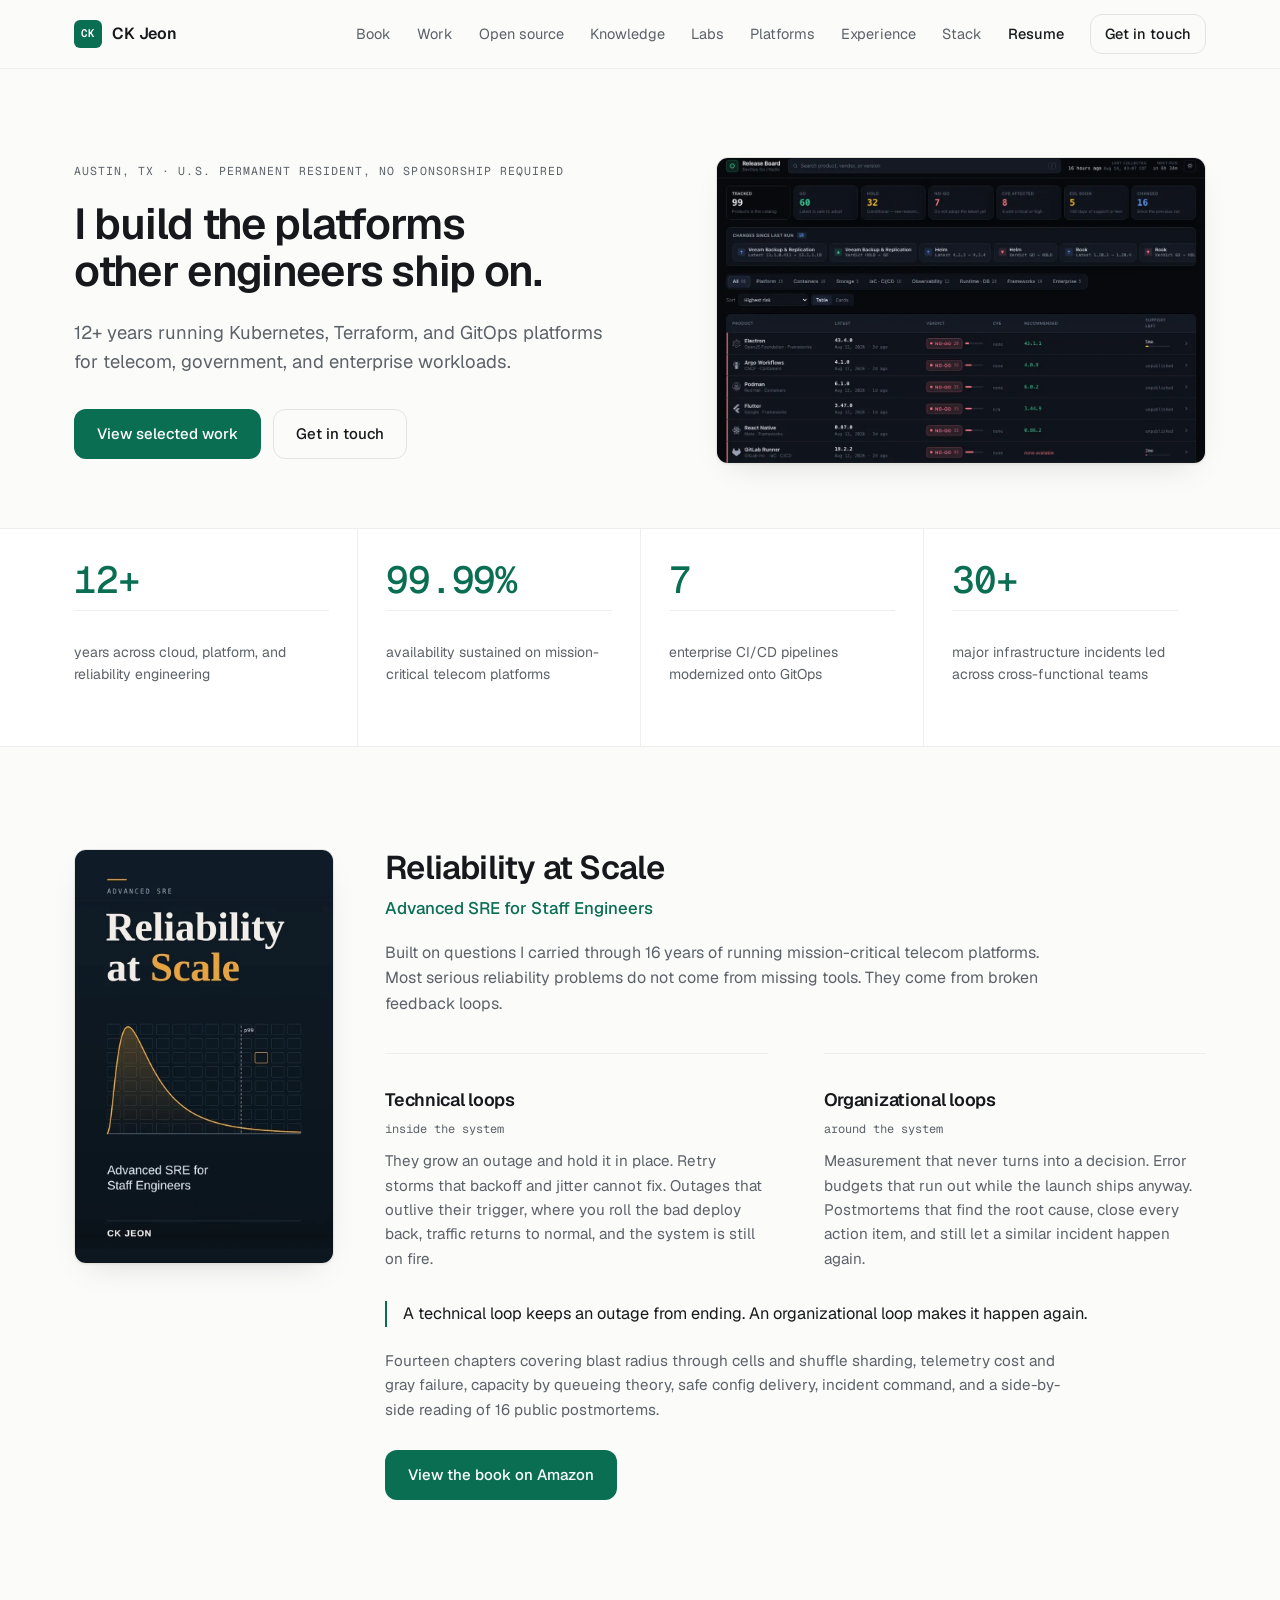
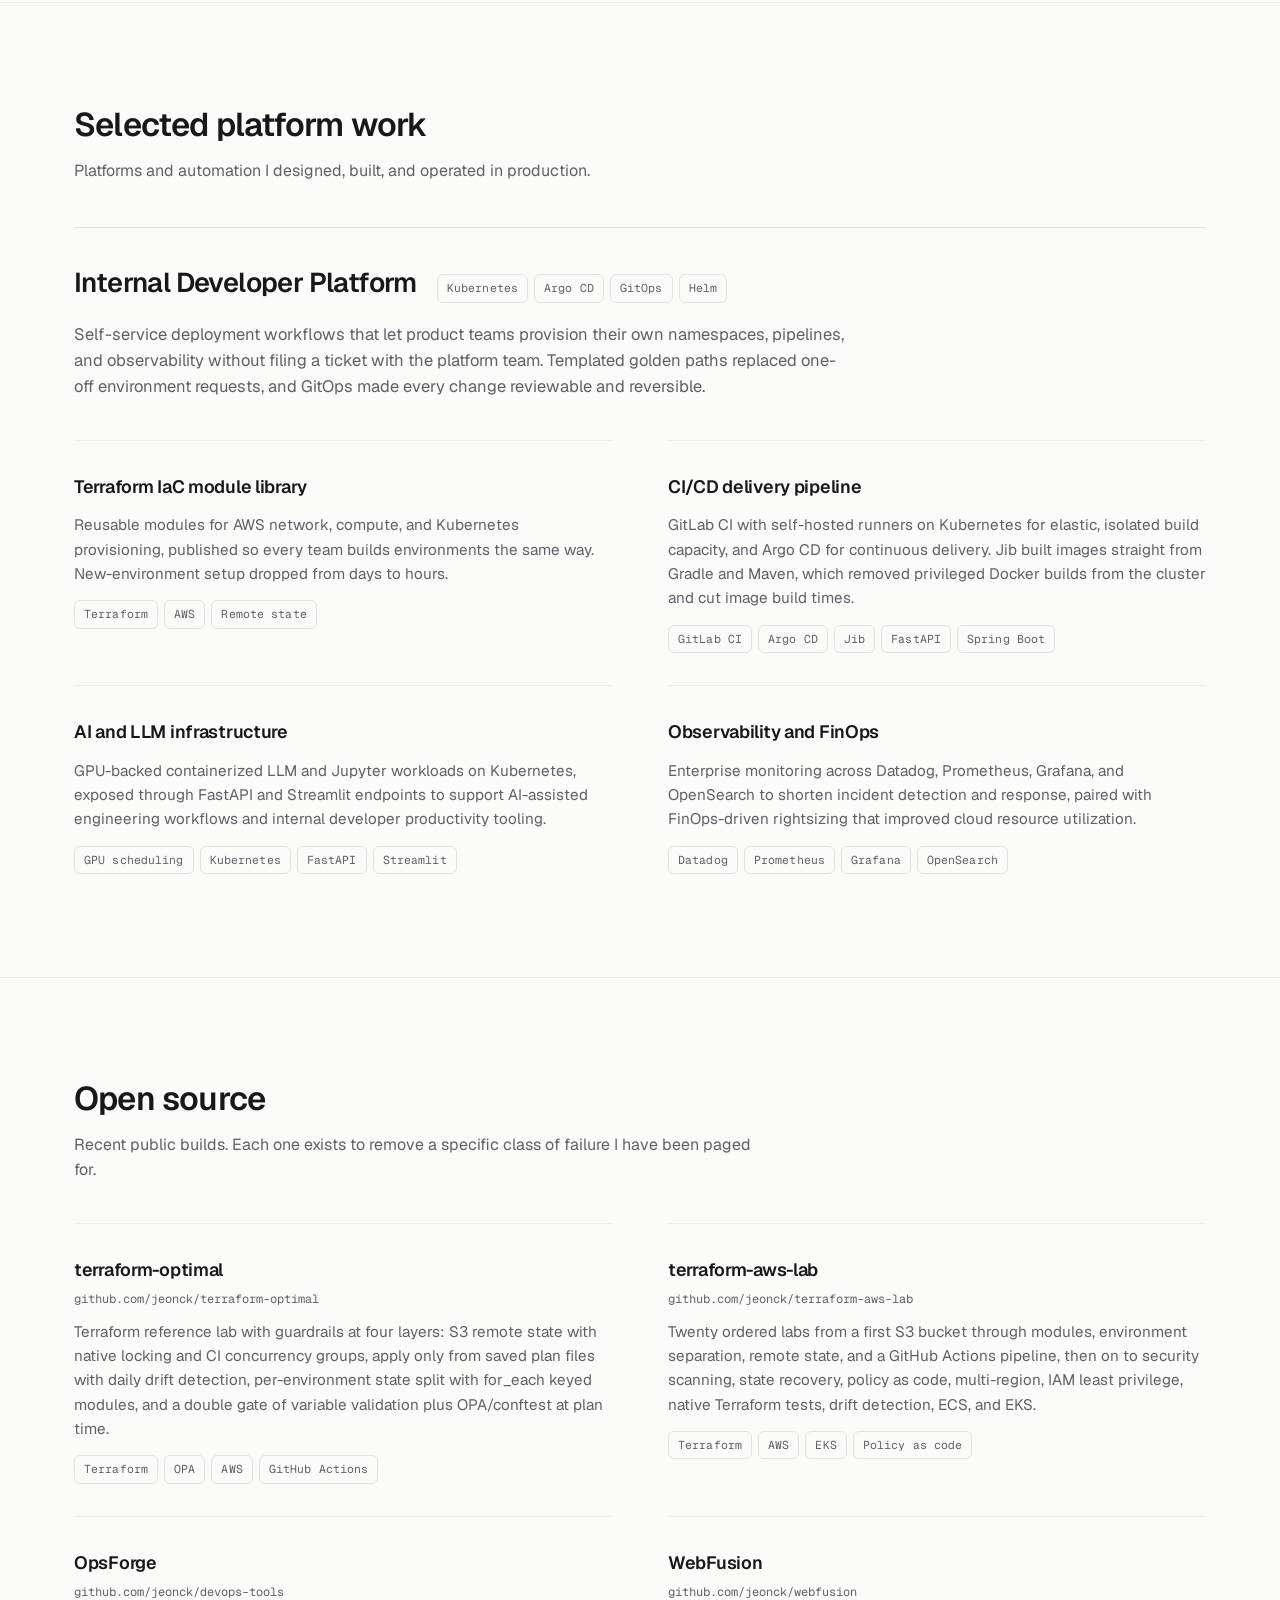
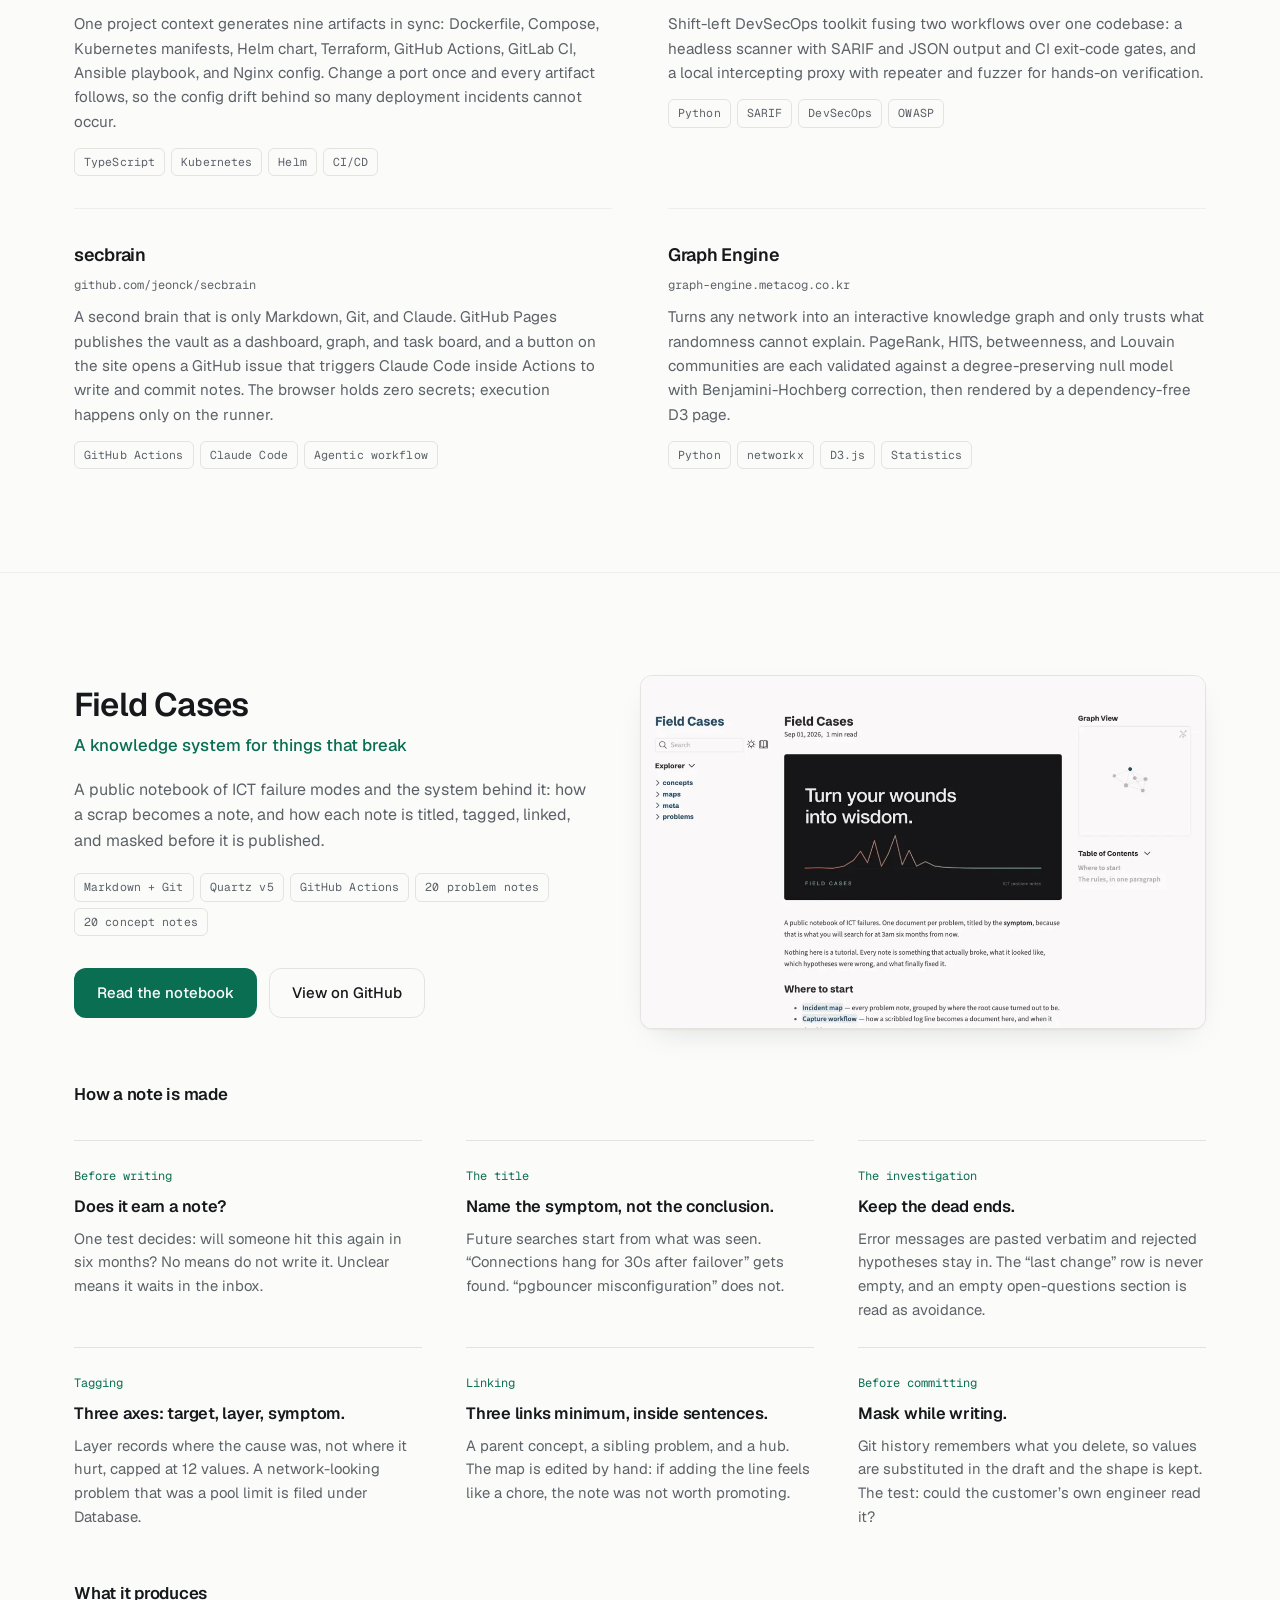
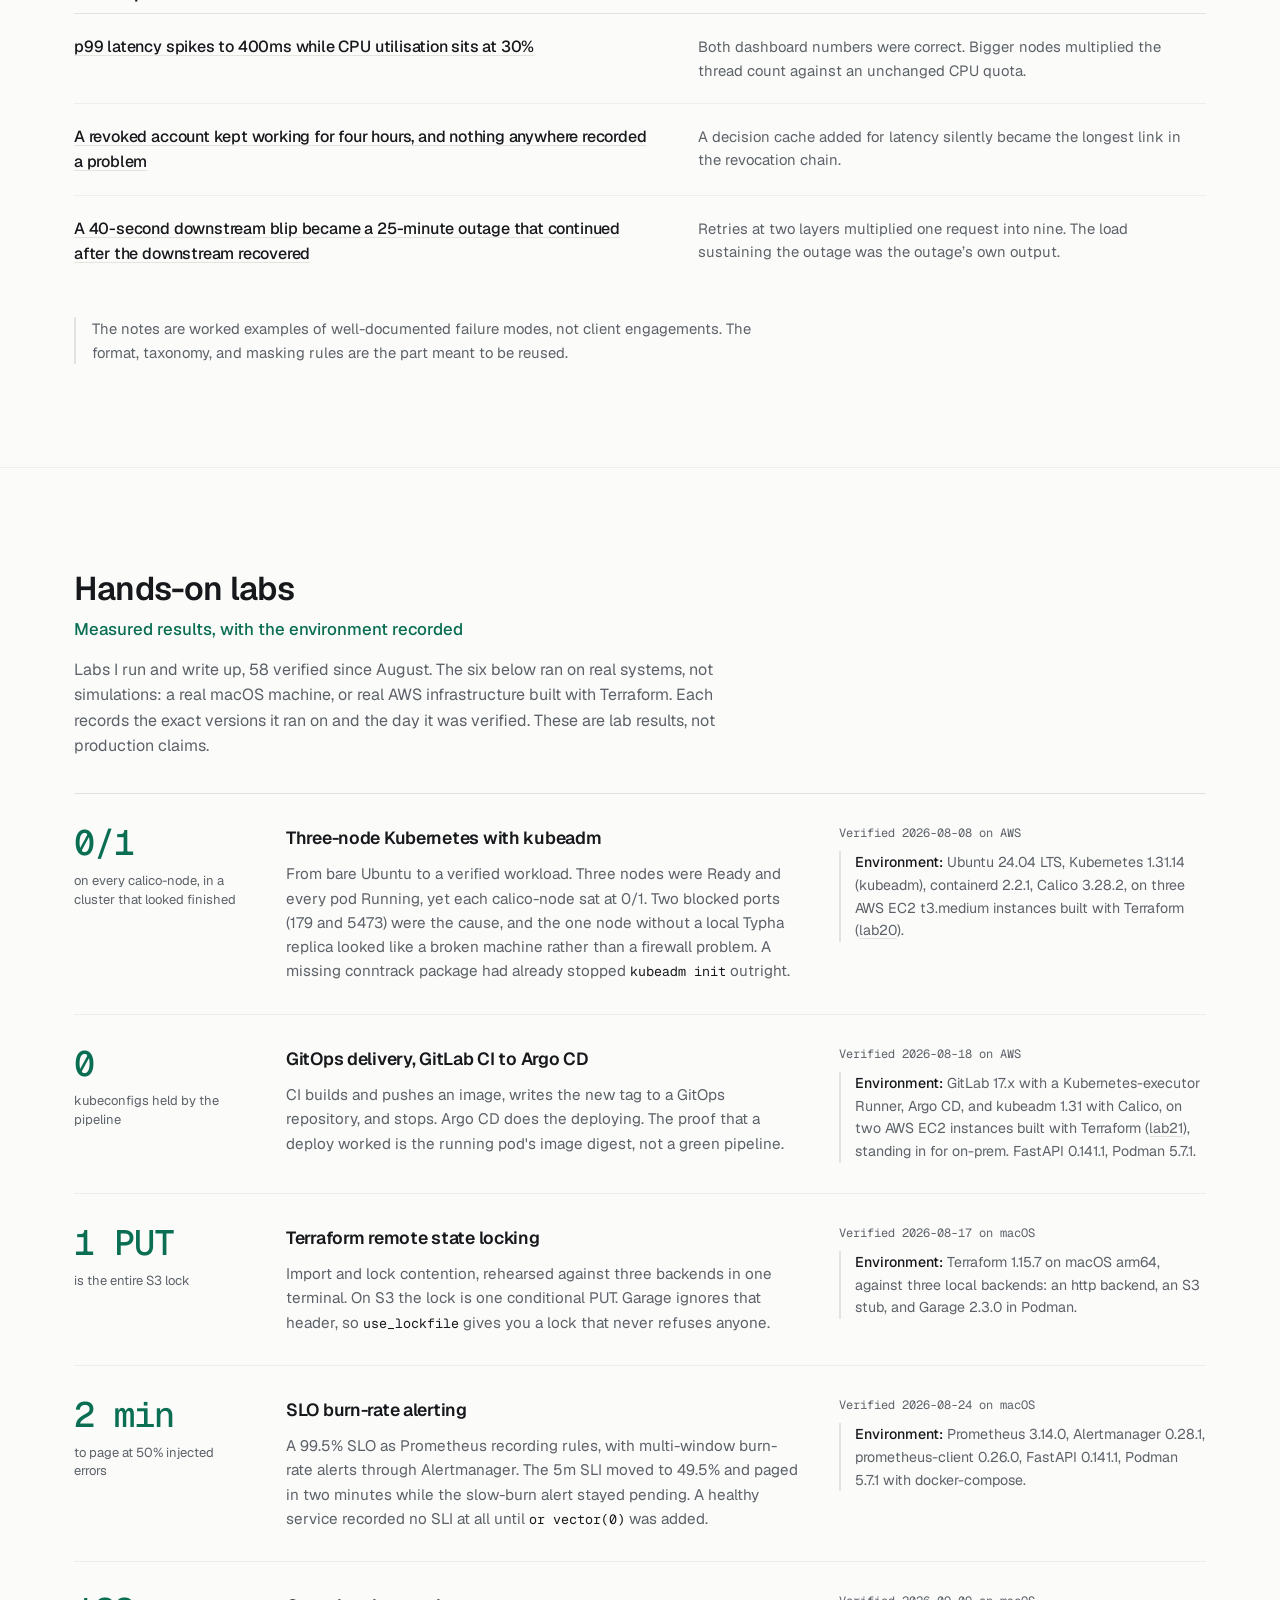
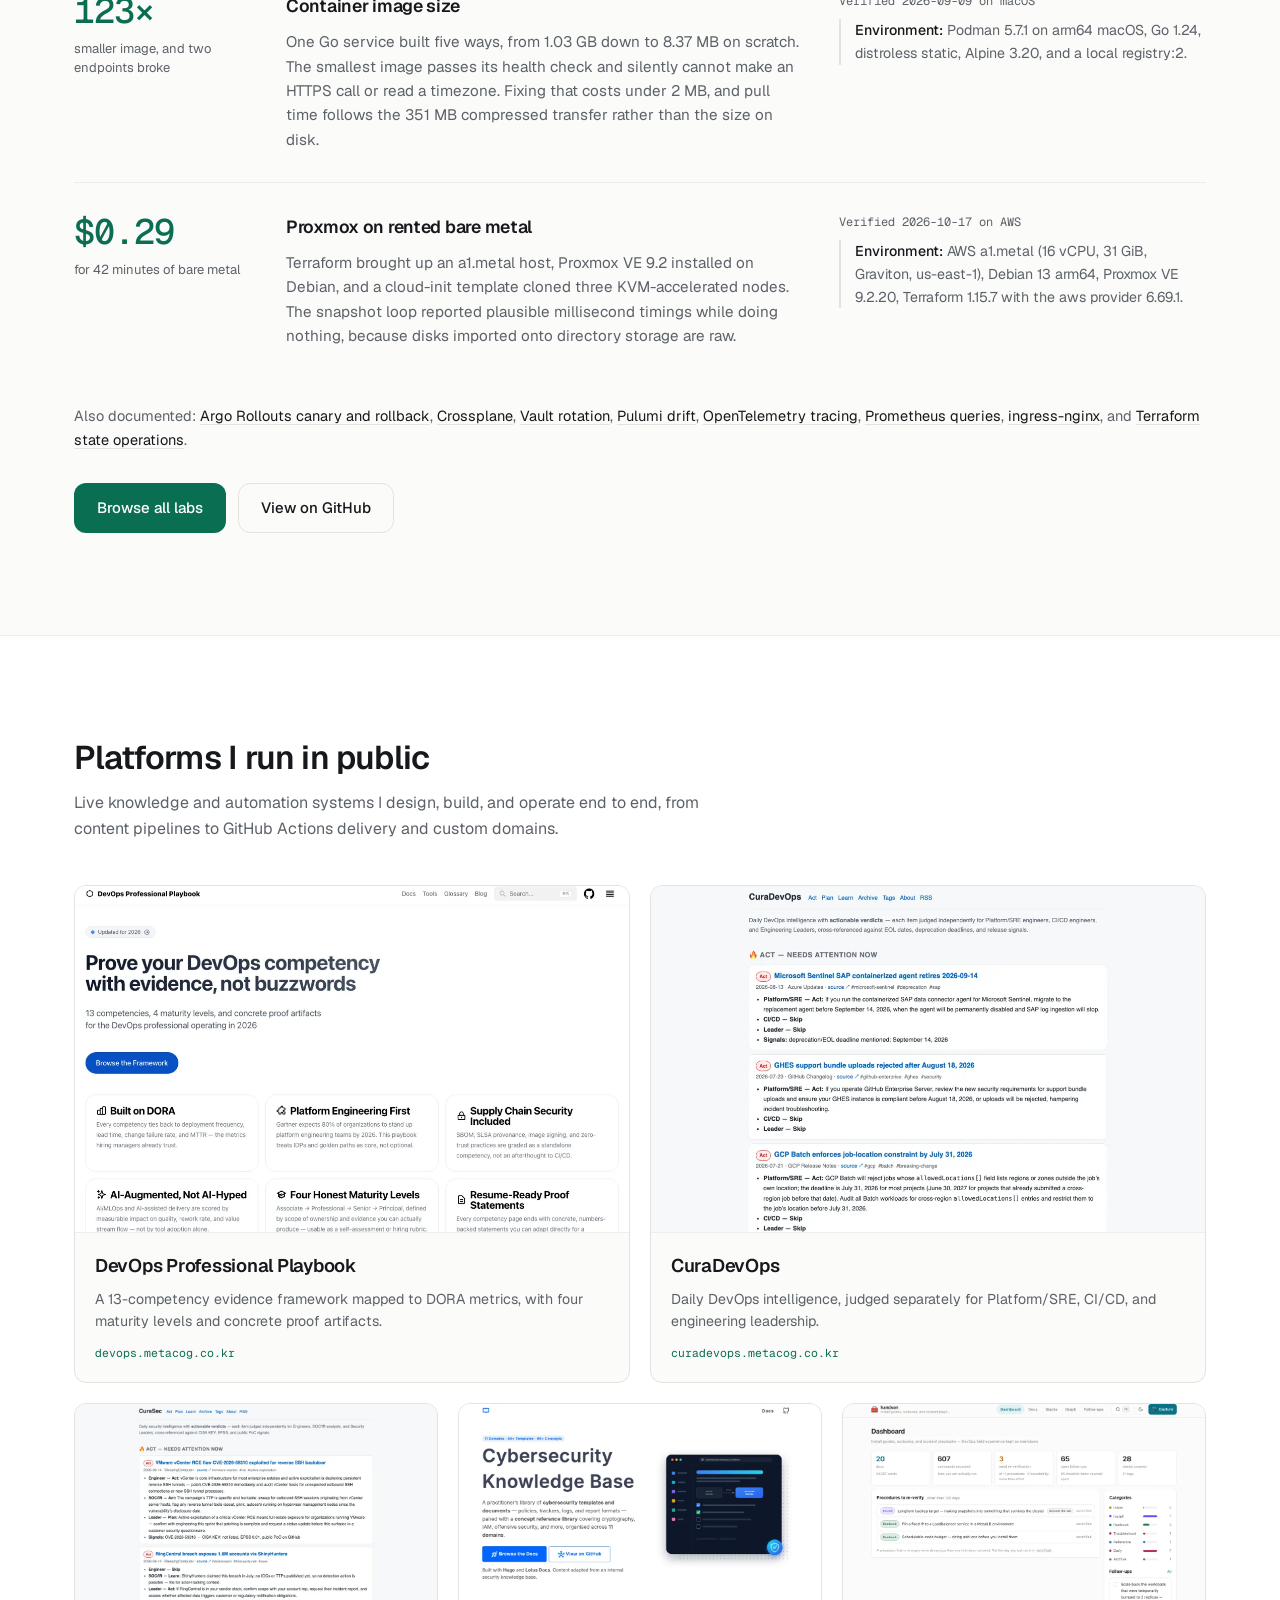
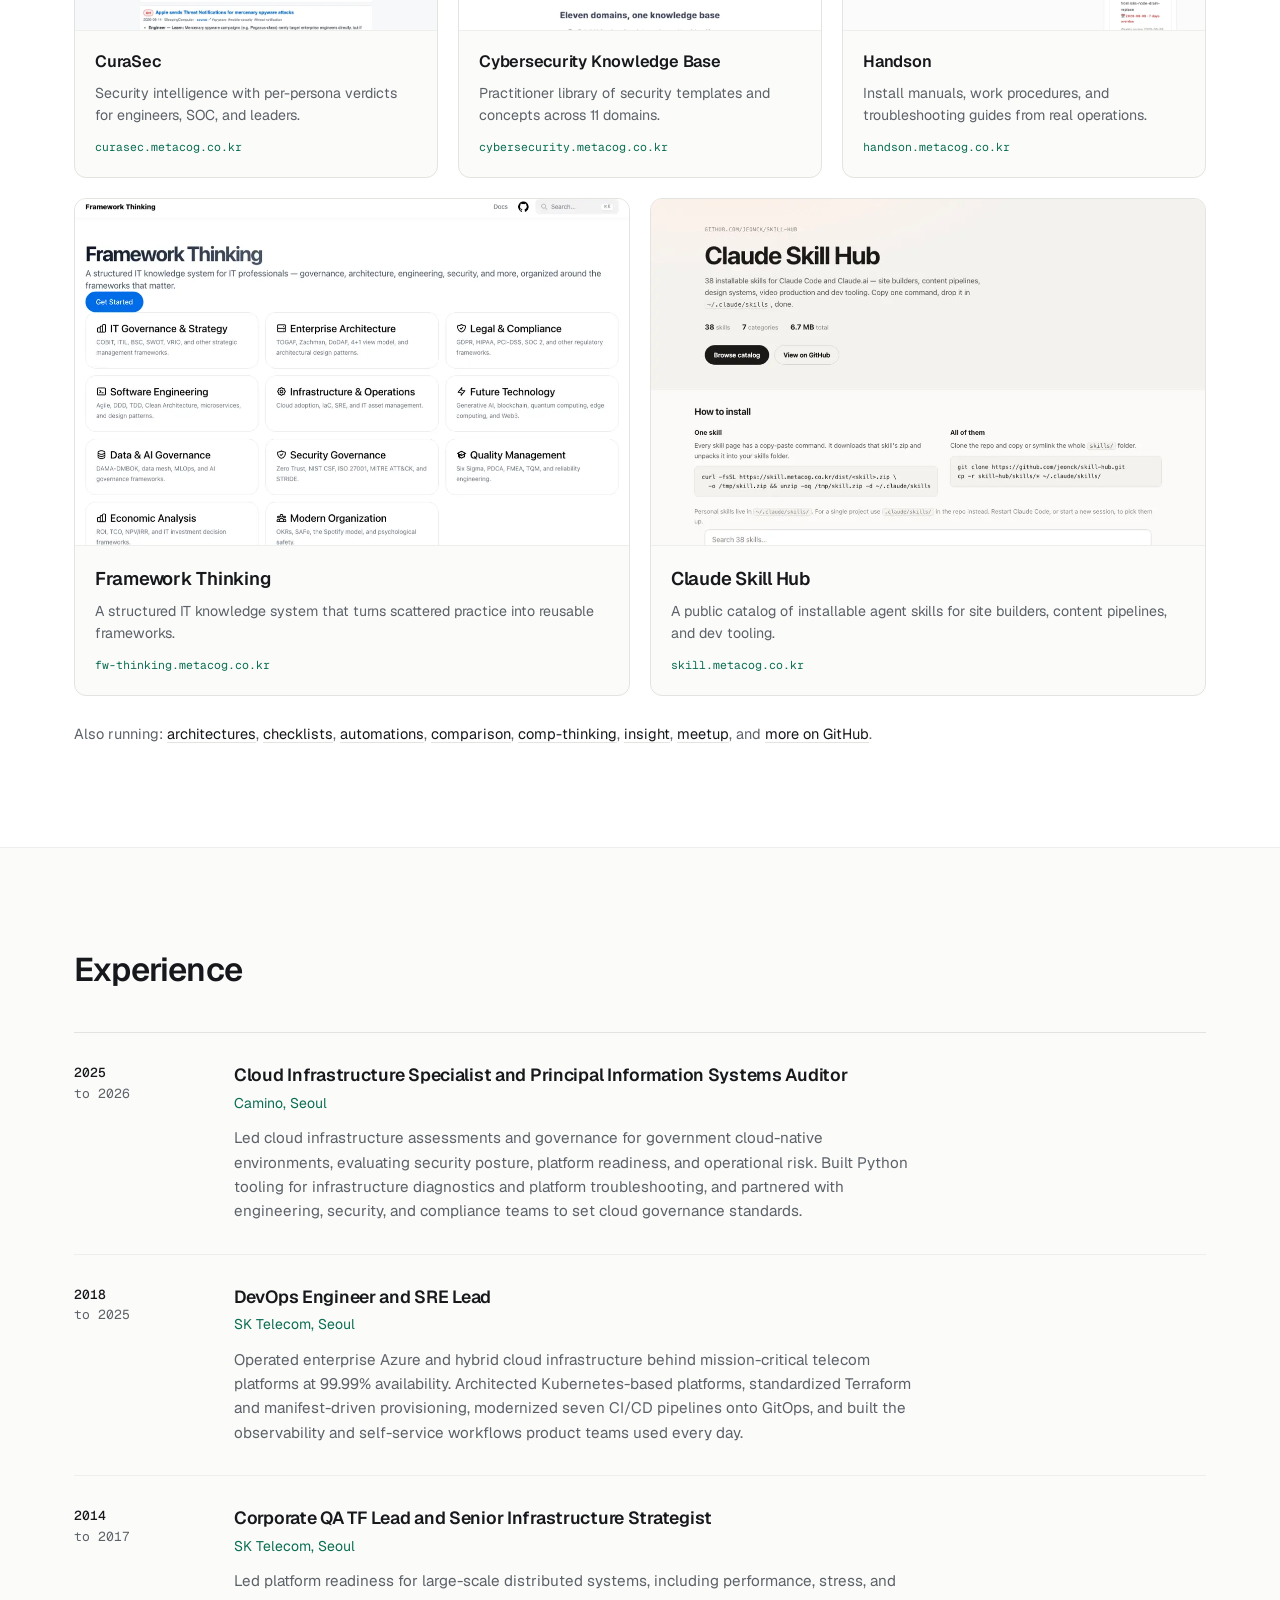
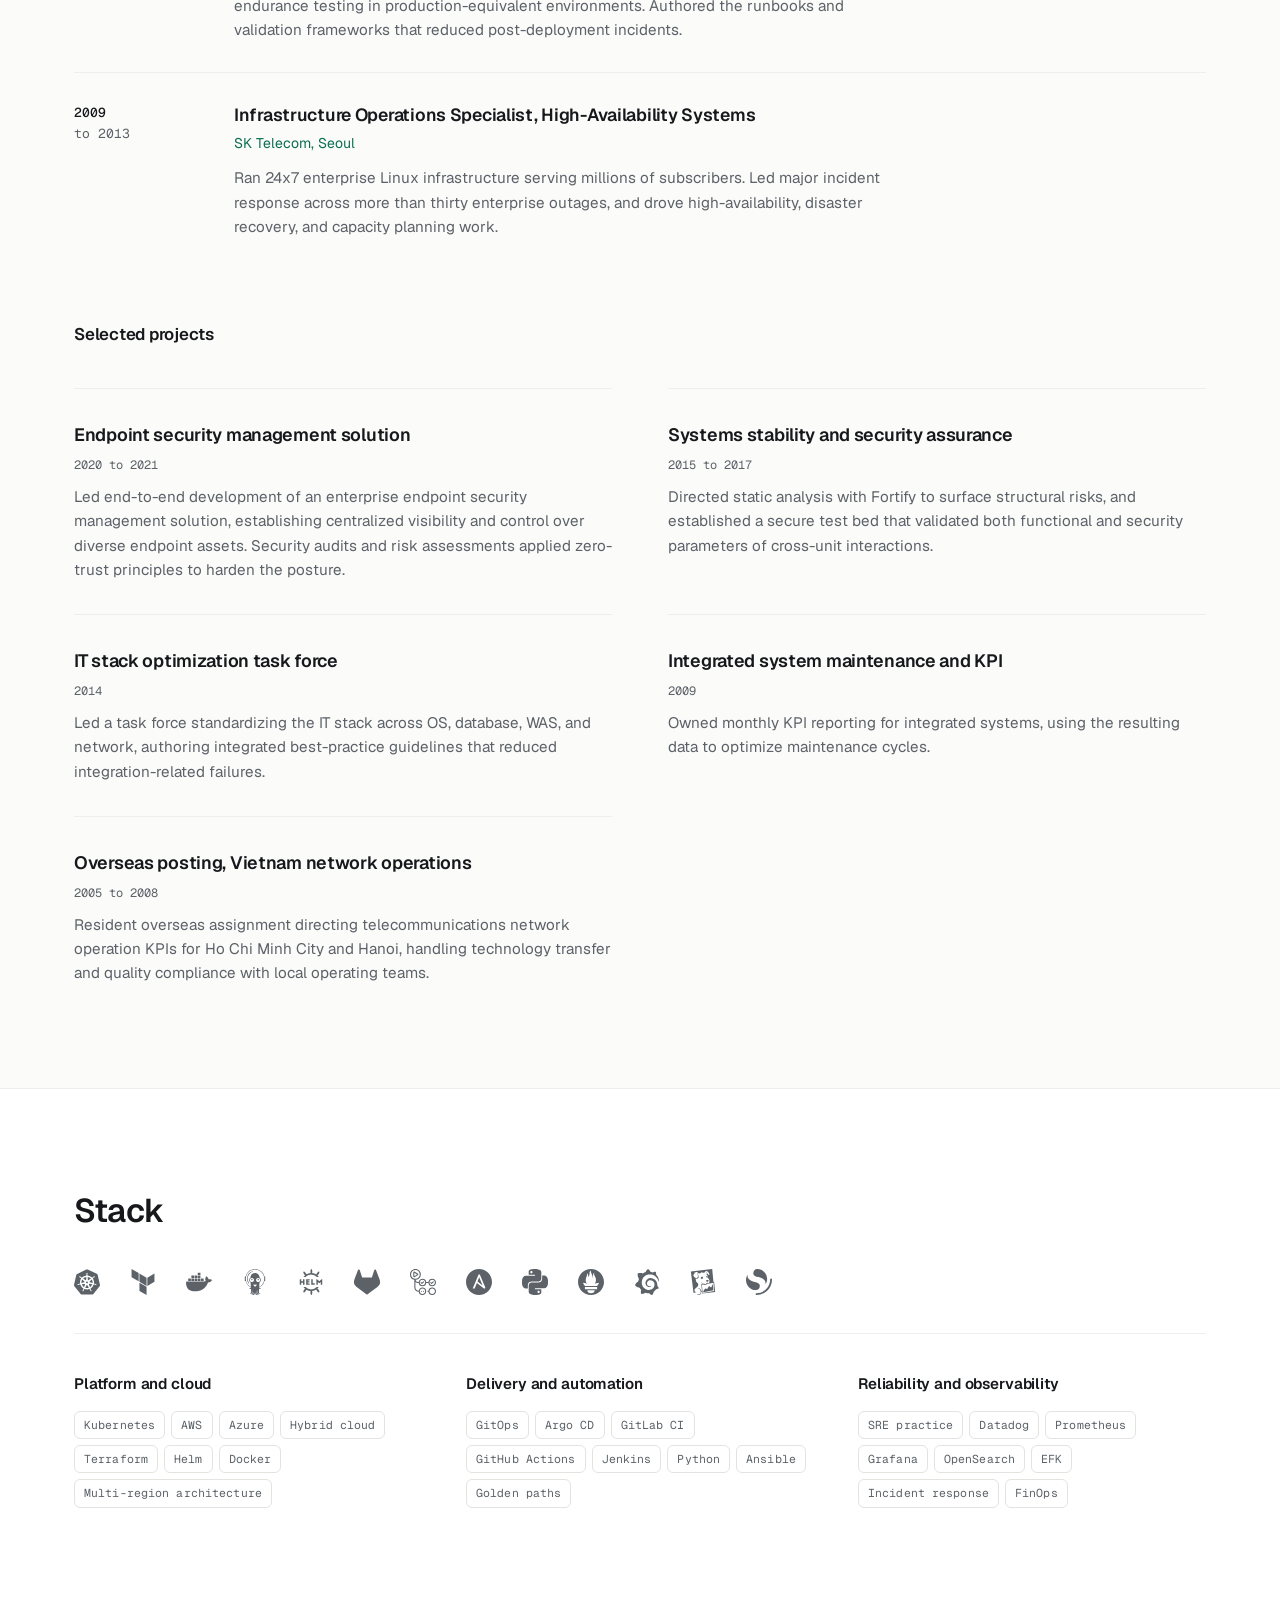
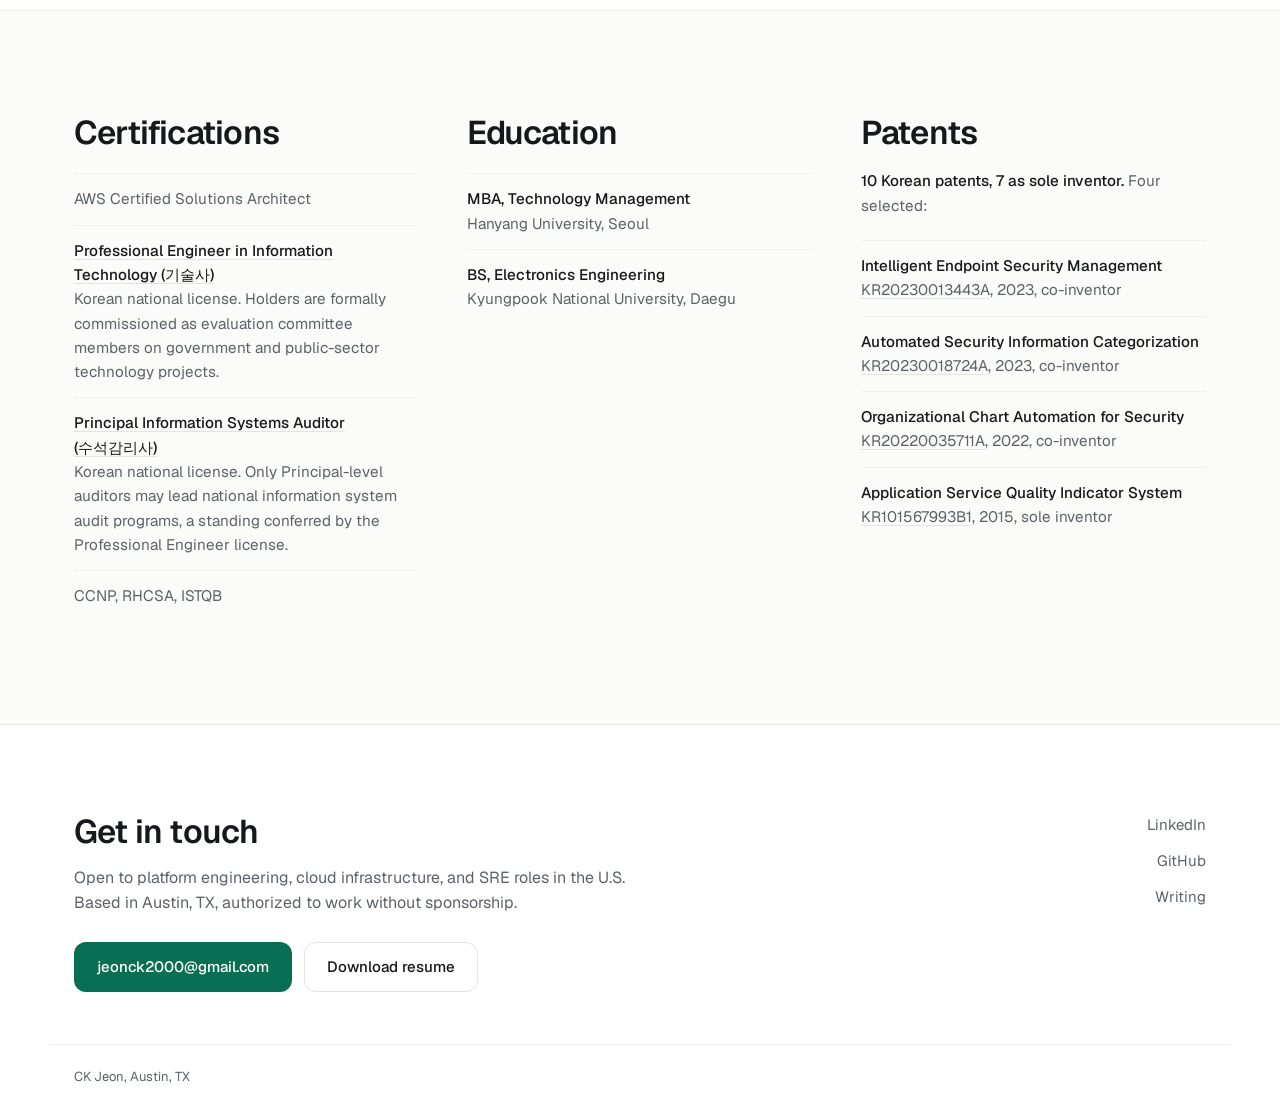
<file: index.html>
<!doctype html>
<html lang="en">
<head>
<meta charset="utf-8">
<meta name="viewport" content="width=device-width, initial-scale=1">
<title>CK Jeon, Platform Engineering &amp; Cloud Infrastructure</title>
<meta name="description" content="CK Jeon (Chang Kook Jeon), platform engineering and cloud infrastructure leader in Austin, TX. 12+ years building Kubernetes platforms, Internal Developer Platforms, Terraform IaC, and GitOps delivery for telecom, government, and enterprise workloads.">
<link rel="canonical" href="https://jeonck.metacog.co.kr/">
<meta name="robots" content="index, follow">

<meta property="og:type" content="website">
<meta property="og:url" content="https://jeonck.metacog.co.kr/">
<meta property="og:title" content="CK Jeon, Platform Engineering &amp; Cloud Infrastructure">
<meta property="og:description" content="12+ years building Kubernetes platforms, Internal Developer Platforms, Terraform IaC, and GitOps delivery for telecom, government, and enterprise workloads.">
<meta property="og:image" content="https://jeonck.metacog.co.kr/img/og.png">
<meta property="og:image:width" content="1200">
<meta property="og:image:height" content="630">
<meta name="twitter:card" content="summary_large_image">

<link rel="icon" href="/favicon.svg" type="image/svg+xml">
<link rel="preload" href="/fonts/Geist.woff2" as="font" type="font/woff2" crossorigin>
<link rel="stylesheet" href="/styles.css">

<script type="application/ld+json">
{
  "@context": "https://schema.org",
  "@type": "Person",
  "name": "Chang Kook Jeon",
  "alternateName": "CK Jeon",
  "url": "https://jeonck.metacog.co.kr/",
  "email": "mailto:jeonck2000@gmail.com",
  "jobTitle": "Platform Engineering and Cloud Infrastructure Leader",
  "address": { "@type": "PostalAddress", "addressLocality": "Austin", "addressRegion": "TX", "addressCountry": "US" },
  "alumniOf": [
    { "@type": "CollegeOrUniversity", "name": "Hanyang University" },
    { "@type": "CollegeOrUniversity", "name": "Kyungpook National University" }
  ],
  "knowsAbout": ["Kubernetes","Platform Engineering","Terraform","GitOps","Site Reliability Engineering","AWS","Azure","CI/CD","Observability"],
  "sameAs": ["https://github.com/jeonck","https://www.linkedin.com/in/metacog/"]
}
</script>

<script type="application/ld+json">
{
  "@context": "https://schema.org",
  "@type": "Book",
  "name": "Reliability at Scale: Advanced SRE for Staff Engineers",
  "author": { "@type": "Person", "name": "CK Jeon" },
  "datePublished": "2026-09-28",
  "numberOfPages": 354,
  "bookFormat": "https://schema.org/EBook",
  "inLanguage": "en",
  "url": "https://www.amazon.com/dp/B0HLBNJM6T"
}
</script>
</head>
<body>

<a class="skip" href="#main">Skip to content</a>

<header class="nav">
  <div class="wrap nav-in">
    <a class="brand" href="#top">
      <span class="brand-mark" aria-hidden="true">CK</span>
      <span class="brand-name">CK Jeon</span>
    </a>
    <nav class="nav-links" aria-label="Sections">
      <a href="#book">Book</a>
      <a href="#work">Work</a>
      <a href="#oss">Open source</a>
      <a href="#knowledge">Knowledge</a>
      <a href="#labs">Labs</a>
      <a href="#platforms">Platforms</a>
      <a href="#experience">Experience</a>
      <a href="#stack">Stack</a>
      <a class="nav-resume" href="/CK-Jeon-Resume.pdf" download>Resume</a>
      <a class="nav-cta" href="#contact">Get in touch</a>
    </nav>
  </div>
</header>

<main id="main">

<!-- 1. HERO : asymmetric split -->
<section class="hero" id="top">
  <div class="wrap hero-in">
    <div class="hero-copy">
      <p class="eyebrow">Austin, TX · U.S. Permanent Resident, no sponsorship required</p>
      <h1>I build the platforms<br>other engineers ship on.</h1>
      <p class="lede">12+ years running Kubernetes, Terraform, and GitOps platforms for telecom, government, and enterprise workloads.</p>
      <div class="cta-row">
        <a class="btn btn-primary" href="#work">View selected work</a>
        <a class="btn btn-ghost" href="#contact">Get in touch</a>
      </div>
    </div>
    <div class="hero-visual">
      <a class="shot shot-lg" href="https://rel-mgmt.metacog.co.kr/" target="_blank" rel="noopener">
        <img src="/img/relmgmt.webp" width="1100" height="688" alt="Release Board, a dashboard tracking 99 DevOps products with Go, Hold, and NoGo verdicts, built and operated by CK Jeon" fetchpriority="high" decoding="async">
      </a>
    </div>
  </div>
</section>

<!-- 2. METRICS : hairline column strip, no cards -->
<section class="metrics" aria-label="Career highlights">
  <div class="wrap metrics-in">
    <div class="metric"><span class="num">12+</span><span class="lab">years across cloud, platform, and reliability engineering</span></div>
    <div class="metric"><span class="num">99.99%</span><span class="lab">availability sustained on mission-critical telecom platforms</span></div>
    <div class="metric"><span class="num">7</span><span class="lab">enterprise CI/CD pipelines modernized onto GitOps</span></div>
    <div class="metric"><span class="num">30+</span><span class="lab">major infrastructure incidents led across cross-functional teams</span></div>
  </div>
</section>

<!-- 2b. BOOK : published work, cover left / argument right -->
<section class="section" id="book">
  <div class="wrap book-in">
    <div class="book-cover reveal">
      <a class="shot" href="https://www.amazon.com/dp/B0HLBNJM6T" target="_blank" rel="noopener">
        <img src="/img/book-cover.webp" width="700" height="1119" alt="Cover of Reliability at Scale, Advanced SRE for Staff Engineers, by CK Jeon" loading="lazy" decoding="async">
      </a>
    </div>

    <div class="book-body">
      <h2 class="h2">Reliability at Scale</h2>
      <p class="book-sub">Advanced SRE for Staff Engineers</p>
      <p class="section-lede">Built on questions I carried through 16 years of running mission-critical telecom platforms. Most serious reliability problems do not come from missing tools. They come from broken feedback loops.</p>

      <div class="grid-2">
        <article class="entry reveal">
          <h3>Technical loops</h3>
          <span class="entry-when">inside the system</span>
          <p>They grow an outage and hold it in place. Retry storms that backoff and jitter cannot fix. Outages that outlive their trigger, where you roll the bad deploy back, traffic returns to normal, and the system is still on fire.</p>
        </article>

        <article class="entry reveal">
          <h3>Organizational loops</h3>
          <span class="entry-when">around the system</span>
          <p>Measurement that never turns into a decision. Error budgets that run out while the launch ships anyway. Postmortems that find the root cause, close every action item, and still let a similar incident happen again.</p>
        </article>
      </div>

      <p class="book-line">A technical loop keeps an outage from ending. An organizational loop makes it happen again.</p>

      <p class="book-scope">Fourteen chapters covering blast radius through cells and shuffle sharding, telemetry cost and gray failure, capacity by queueing theory, safe config delivery, incident command, and a side-by-side reading of 16 public postmortems.</p>

      <div class="cta-row">
        <a class="btn btn-primary" href="https://www.amazon.com/dp/B0HLBNJM6T" target="_blank" rel="noopener">View the book on Amazon</a>
      </div>
    </div>
  </div>
</section>

<!-- 3. SELECTED WORK : one featured entry + 2x2 grid -->
<section class="section" id="work">
  <div class="wrap">
    <h2 class="h2">Selected platform work</h2>
    <p class="section-lede">Platforms and automation I designed, built, and operated in production.</p>

    <article class="feature reveal">
      <div class="feature-head">
        <h3>Internal Developer Platform</h3>
        <ul class="chips" aria-label="Technologies">
          <li>Kubernetes</li><li>Argo CD</li><li>GitOps</li><li>Helm</li>
        </ul>
      </div>
      <p class="feature-body">Self-service deployment workflows that let product teams provision their own namespaces, pipelines, and observability without filing a ticket with the platform team. Templated golden paths replaced one-off environment requests, and GitOps made every change reviewable and reversible.</p>
    </article>

    <div class="grid-2">
      <article class="entry reveal">
        <h3>Terraform IaC module library</h3>
        <p>Reusable modules for AWS network, compute, and Kubernetes provisioning, published so every team builds environments the same way. New-environment setup dropped from days to hours.</p>
        <ul class="chips" aria-label="Technologies"><li>Terraform</li><li>AWS</li><li>Remote state</li></ul>
      </article>

      <article class="entry reveal">
        <h3>CI/CD delivery pipeline</h3>
        <p>GitLab CI with self-hosted runners on Kubernetes for elastic, isolated build capacity, and Argo CD for continuous delivery. Jib built images straight from Gradle and Maven, which removed privileged Docker builds from the cluster and cut image build times.</p>
        <ul class="chips" aria-label="Technologies"><li>GitLab CI</li><li>Argo CD</li><li>Jib</li><li>FastAPI</li><li>Spring Boot</li></ul>
      </article>

      <article class="entry reveal">
        <h3>AI and LLM infrastructure</h3>
        <p>GPU-backed containerized LLM and Jupyter workloads on Kubernetes, exposed through FastAPI and Streamlit endpoints to support AI-assisted engineering workflows and internal developer productivity tooling.</p>
        <ul class="chips" aria-label="Technologies"><li>GPU scheduling</li><li>Kubernetes</li><li>FastAPI</li><li>Streamlit</li></ul>
      </article>

      <article class="entry reveal">
        <h3>Observability and FinOps</h3>
        <p>Enterprise monitoring across Datadog, Prometheus, Grafana, and OpenSearch to shorten incident detection and response, paired with FinOps-driven rightsizing that improved cloud resource utilization.</p>
        <ul class="chips" aria-label="Technologies"><li>Datadog</li><li>Prometheus</li><li>Grafana</li><li>OpenSearch</li></ul>
      </article>
    </div>
  </div>
</section>

<!-- 3b. OPEN SOURCE : recent public repos -->
<section class="section" id="oss">
  <div class="wrap">
    <h2 class="h2">Open source</h2>
    <p class="section-lede">Recent public builds. Each one exists to remove a specific class of failure I have been paged for.</p>

    <div class="grid-2">
      <article class="entry reveal">
        <h3><a href="https://github.com/jeonck/terraform-optimal" target="_blank" rel="noopener">terraform-optimal</a></h3>
        <span class="entry-when">github.com/jeonck/terraform-optimal</span>
        <p>Terraform reference lab with guardrails at four layers: S3 remote state with native locking and CI concurrency groups, apply only from saved plan files with daily drift detection, per-environment state split with for_each keyed modules, and a double gate of variable validation plus OPA/conftest at plan time.</p>
        <ul class="chips"><li>Terraform</li><li>OPA</li><li>AWS</li><li>GitHub Actions</li></ul>
      </article>

      <article class="entry reveal">
        <h3><a href="https://github.com/jeonck/terraform-aws-lab" target="_blank" rel="noopener">terraform-aws-lab</a></h3>
        <span class="entry-when">github.com/jeonck/terraform-aws-lab</span>
        <p>Twenty ordered labs from a first S3 bucket through modules, environment separation, remote state, and a GitHub Actions pipeline, then on to security scanning, state recovery, policy as code, multi-region, IAM least privilege, native Terraform tests, drift detection, ECS, and EKS.</p>
        <ul class="chips"><li>Terraform</li><li>AWS</li><li>EKS</li><li>Policy as code</li></ul>
      </article>

      <article class="entry reveal">
        <h3><a href="https://github.com/jeonck/devops-tools" target="_blank" rel="noopener">OpsForge</a></h3>
        <span class="entry-when">github.com/jeonck/devops-tools</span>
        <p>One project context generates nine artifacts in sync: Dockerfile, Compose, Kubernetes manifests, Helm chart, Terraform, GitHub Actions, GitLab CI, Ansible playbook, and Nginx config. Change a port once and every artifact follows, so the config drift behind so many deployment incidents cannot occur.</p>
        <ul class="chips"><li>TypeScript</li><li>Kubernetes</li><li>Helm</li><li>CI/CD</li></ul>
      </article>

      <article class="entry reveal">
        <h3><a href="https://github.com/jeonck/webfusion" target="_blank" rel="noopener">WebFusion</a></h3>
        <span class="entry-when">github.com/jeonck/webfusion</span>
        <p>Shift-left DevSecOps toolkit fusing two workflows over one codebase: a headless scanner with SARIF and JSON output and CI exit-code gates, and a local intercepting proxy with repeater and fuzzer for hands-on verification.</p>
        <ul class="chips"><li>Python</li><li>SARIF</li><li>DevSecOps</li><li>OWASP</li></ul>
      </article>

      <article class="entry reveal">
        <h3><a href="https://github.com/jeonck/secbrain" target="_blank" rel="noopener">secbrain</a></h3>
        <span class="entry-when">github.com/jeonck/secbrain</span>
        <p>A second brain that is only Markdown, Git, and Claude. GitHub Pages publishes the vault as a dashboard, graph, and task board, and a button on the site opens a GitHub issue that triggers Claude Code inside Actions to write and commit notes. The browser holds zero secrets; execution happens only on the runner.</p>
        <ul class="chips"><li>GitHub Actions</li><li>Claude Code</li><li>Agentic workflow</li></ul>
      </article>

      <article class="entry reveal">
        <h3><a href="https://github.com/jeonck/interactive-knowledge-graph-engine" target="_blank" rel="noopener">Graph Engine</a></h3>
        <span class="entry-when">graph-engine.metacog.co.kr</span>
        <p>Turns any network into an interactive knowledge graph and only trusts what randomness cannot explain. PageRank, HITS, betweenness, and Louvain communities are each validated against a degree-preserving null model with Benjamini-Hochberg correction, then rendered by a dependency-free D3 page.</p>
        <ul class="chips"><li>Python</li><li>networkx</li><li>D3.js</li><li>Statistics</li></ul>
      </article>
    </div>
  </div>
</section>

<!-- 3c. KNOWLEDGE : the system behind the notes, not just the notes -->
<section class="section" id="knowledge">
  <div class="wrap">
    <div class="kb-intro">
      <div class="kb-copy">
        <h2 class="h2">Field Cases</h2>
        <p class="book-sub">A knowledge system for things that break</p>
        <p class="section-lede">A public notebook of ICT failure modes and the system behind it: how a scrap becomes a note, and how each note is titled, tagged, linked, and masked before it is published.</p>
        <ul class="chips" aria-label="Details">
          <li>Markdown + Git</li><li>Quartz v5</li><li>GitHub Actions</li><li>20 problem notes</li><li>20 concept notes</li>
        </ul>
        <div class="cta-row">
          <a class="btn btn-primary" href="https://fieldcases.metacog.co.kr/" target="_blank" rel="noopener">Read the notebook</a>
          <a class="btn btn-ghost" href="https://github.com/jeonck/field-cases" target="_blank" rel="noopener">View on GitHub</a>
        </div>
      </div>
      <a class="shot reveal" href="https://fieldcases.metacog.co.kr/" target="_blank" rel="noopener">
        <img src="/img/fieldcases.webp" width="1100" height="688" alt="Field Cases home page with the explorer tree of concepts, maps, meta and problems, and the knowledge graph view" loading="lazy" decoding="async">
      </a>
    </div>

    <h3 class="sub-h">How a note is made</h3>
    <div class="rules">
      <div class="rule reveal">
        <span class="entry-when">Before writing</span>
        <h4>Does it earn a note?</h4>
        <p>One test decides: will someone hit this again in six months? No means do not write it. Unclear means it waits in the inbox.</p>
      </div>
      <div class="rule reveal">
        <span class="entry-when">The title</span>
        <h4>Name the symptom, not the conclusion.</h4>
        <p>Future searches start from what was seen. &ldquo;Connections hang for 30s after failover&rdquo; gets found. &ldquo;pgbouncer misconfiguration&rdquo; does not.</p>
      </div>
      <div class="rule reveal">
        <span class="entry-when">The investigation</span>
        <h4>Keep the dead ends.</h4>
        <p>Error messages are pasted verbatim and rejected hypotheses stay in. The &ldquo;last change&rdquo; row is never empty, and an empty open-questions section is read as avoidance.</p>
      </div>
      <div class="rule reveal">
        <span class="entry-when">Tagging</span>
        <h4>Three axes: target, layer, symptom.</h4>
        <p>Layer records where the cause was, not where it hurt, capped at 12 values. A network-looking problem that was a pool limit is filed under Database.</p>
      </div>
      <div class="rule reveal">
        <span class="entry-when">Linking</span>
        <h4>Three links minimum, inside sentences.</h4>
        <p>A parent concept, a sibling problem, and a hub. The map is edited by hand: if adding the line feels like a chore, the note was not worth promoting.</p>
      </div>
      <div class="rule reveal">
        <span class="entry-when">Before committing</span>
        <h4>Mask while writing.</h4>
        <p>Git history remembers what you delete, so values are substituted in the draft and the shape is kept. The test: could the customer&rsquo;s own engineer read it?</p>
      </div>
    </div>

    <h3 class="sub-h">What it produces</h3>
    <ul class="kb-examples">
      <li class="reveal">
        <a href="https://fieldcases.metacog.co.kr/problems/p99-latency-spikes-while-cpu-utilisation-sits-at-30-percent" target="_blank" rel="noopener">p99 latency spikes to 400ms while CPU utilisation sits at 30%</a>
        <span>Both dashboard numbers were correct. Bigger nodes multiplied the thread count against an unchanged CPU quota.</span>
      </li>
      <li class="reveal">
        <a href="https://fieldcases.metacog.co.kr/problems/a-revoked-account-kept-working-for-four-hours" target="_blank" rel="noopener">A revoked account kept working for four hours, and nothing anywhere recorded a problem</a>
        <span>A decision cache added for latency silently became the longest link in the revocation chain.</span>
      </li>
      <li class="reveal">
        <a href="https://fieldcases.metacog.co.kr/problems/a-40-second-blip-became-a-25-minute-outage" target="_blank" rel="noopener">A 40-second downstream blip became a 25-minute outage that continued after the downstream recovered</a>
        <span>Retries at two layers multiplied one request into nine. The load sustaining the outage was the outage&rsquo;s own output.</span>
      </li>
    </ul>

    <p class="kb-note">The notes are worked examples of well-documented failure modes, not client engagements. The format, taxonomy, and masking rules are the part meant to be reused.</p>
  </div>
</section>

<!-- 3d. HANDS-ON LABS : measured results, with the limits written next to them -->
<section class="section" id="labs">
  <div class="wrap">
    <h2 class="h2">Hands-on labs</h2>
    <p class="book-sub">Measured results, with the environment recorded</p>
    <p class="section-lede">Labs I run and write up, 58 verified since August. The six below ran on real systems, not simulations: a real macOS machine, or real AWS infrastructure built with Terraform. Each records the exact versions it ran on and the day it was verified. These are lab results, not production claims.</p>

    <ol class="labs">
        <li class="lab reveal">
          <div class="lab-num"><span>0/1</span><small>on every calico-node, in a cluster that looked finished</small></div>
          <div class="lab-main">
            <h3><a href="https://handson.metacog.co.kr/#/note/01-install~onprem-3node-kubeadm-ubuntu" target="_blank" rel="noopener">Three-node Kubernetes with kubeadm</a></h3>
            <p>From bare Ubuntu to a verified workload. Three nodes were Ready and every pod Running, yet each calico-node sat at 0/1. Two blocked ports (179 and 5473) were the cause, and the one node without a local Typha replica looked like a broken machine rather than a firewall problem. A missing conntrack package had already stopped <code>kubeadm init</code> outright.</p>
          </div>
          <div class="lab-limit">
            <span class="lab-k">Verified 2026-08-08 on AWS</span>
            <p><b>Environment:</b> Ubuntu 24.04 LTS, Kubernetes 1.31.14 (kubeadm), containerd 2.2.1, Calico 3.28.2, on three AWS EC2 t3.medium instances built with Terraform (<a href="https://github.com/jeonck/terraform-aws-lab/tree/main/lab20-onprem-k8s-verify" target="_blank" rel="noopener">lab20</a>).</p>
          </div>
        </li>
        <li class="lab reveal">
          <div class="lab-num"><span>0</span><small>kubeconfigs held by the pipeline</small></div>
          <div class="lab-main">
            <h3><a href="https://handson.metacog.co.kr/#/note/01-install~gitlab-ci-argocd-fastapi-onprem" target="_blank" rel="noopener">GitOps delivery, GitLab CI to Argo CD</a></h3>
            <p>CI builds and pushes an image, writes the new tag to a GitOps repository, and stops. Argo CD does the deploying. The proof that a deploy worked is the running pod's image digest, not a green pipeline.</p>
          </div>
          <div class="lab-limit">
            <span class="lab-k">Verified 2026-08-18 on AWS</span>
            <p><b>Environment:</b> GitLab 17.x with a Kubernetes-executor Runner, Argo CD, and kubeadm 1.31 with Calico, on two AWS EC2 instances built with Terraform (<a href="https://github.com/jeonck/terraform-aws-lab/tree/main/lab21-gitlab-argocd-verify" target="_blank" rel="noopener">lab21</a>), standing in for on-prem. FastAPI 0.141.1, Podman 5.7.1.</p>
          </div>
        </li>
        <li class="lab reveal">
          <div class="lab-num"><span>1 PUT</span><small>is the entire S3 lock</small></div>
          <div class="lab-main">
            <h3><a href="https://handson.metacog.co.kr/#/note/02-runbook~terraform-remote-backend-lock-import" target="_blank" rel="noopener">Terraform remote state locking</a></h3>
            <p>Import and lock contention, rehearsed against three backends in one terminal. On S3 the lock is one conditional PUT. Garage ignores that header, so <code>use_lockfile</code> gives you a lock that never refuses anyone.</p>
          </div>
          <div class="lab-limit">
            <span class="lab-k">Verified 2026-08-17 on macOS</span>
            <p><b>Environment:</b> Terraform 1.15.7 on macOS arm64, against three local backends: an http backend, an S3 stub, and Garage 2.3.0 in Podman.</p>
          </div>
        </li>
        <li class="lab reveal">
          <div class="lab-num"><span>2 min</span><small>to page at 50% injected errors</small></div>
          <div class="lab-main">
            <h3><a href="https://handson.metacog.co.kr/#/note/01-install~slo-error-budget-burn-rate" target="_blank" rel="noopener">SLO burn-rate alerting</a></h3>
            <p>A 99.5% SLO as Prometheus recording rules, with multi-window burn-rate alerts through Alertmanager. The 5m SLI moved to 49.5% and paged in two minutes while the slow-burn alert stayed pending. A healthy service recorded no SLI at all until <code>or vector(0)</code> was added.</p>
          </div>
          <div class="lab-limit">
            <span class="lab-k">Verified 2026-08-24 on macOS</span>
            <p><b>Environment:</b> Prometheus 3.14.0, Alertmanager 0.28.1, prometheus-client 0.26.0, FastAPI 0.141.1, Podman 5.7.1 with docker-compose.</p>
          </div>
        </li>
        <li class="lab reveal">
          <div class="lab-num"><span>123×</span><small>smaller image, and two endpoints broke</small></div>
          <div class="lab-main">
            <h3><a href="https://handson.metacog.co.kr/#/note/01-install~container-image-size-and-what-breaks" target="_blank" rel="noopener">Container image size</a></h3>
            <p>One Go service built five ways, from 1.03 GB down to 8.37 MB on scratch. The smallest image passes its health check and silently cannot make an HTTPS call or read a timezone. Fixing that costs under 2 MB, and pull time follows the 351 MB compressed transfer rather than the size on disk.</p>
          </div>
          <div class="lab-limit">
            <span class="lab-k">Verified 2026-09-09 on macOS</span>
            <p><b>Environment:</b> Podman 5.7.1 on arm64 macOS, Go 1.24, distroless static, Alpine 3.20, and a local registry:2.</p>
          </div>
        </li>
        <li class="lab reveal">
          <div class="lab-num"><span>$0.29</span><small>for 42 minutes of bare metal</small></div>
          <div class="lab-main">
            <h3><a href="https://handson.metacog.co.kr/#/note/01-install~proxmox-on-ec2-bare-metal" target="_blank" rel="noopener">Proxmox on rented bare metal</a></h3>
            <p>Terraform brought up an a1.metal host, Proxmox VE 9.2 installed on Debian, and a cloud-init template cloned three KVM-accelerated nodes. The snapshot loop reported plausible millisecond timings while doing nothing, because disks imported onto directory storage are raw.</p>
          </div>
          <div class="lab-limit">
            <span class="lab-k">Verified 2026-10-17 on AWS</span>
            <p><b>Environment:</b> AWS a1.metal (16 vCPU, 31 GiB, Graviton, us-east-1), Debian 13 arm64, Proxmox VE 9.2.20, Terraform 1.15.7 with the aws provider 6.69.1.</p>
          </div>
        </li>
    </ol>

    <p class="also">Also documented: <a href="https://handson.metacog.co.kr/#/note/01-install~argo-rollouts-canary-kind" target="_blank" rel="noopener">Argo Rollouts canary and rollback</a>, <a href="https://handson.metacog.co.kr/#/note/01-install~crossplane-cloud-resources-as-crds" target="_blank" rel="noopener">Crossplane</a>, <a href="https://handson.metacog.co.kr/#/note/01-install~vault-secrets-rotation" target="_blank" rel="noopener">Vault rotation</a>, <a href="https://handson.metacog.co.kr/#/note/01-install~pulumi-kubernetes-outputs-and-drift" target="_blank" rel="noopener">Pulumi drift</a>, <a href="https://handson.metacog.co.kr/#/note/01-install~opentelemetry-tracing-two-services" target="_blank" rel="noopener">OpenTelemetry tracing</a>, <a href="https://handson.metacog.co.kr/#/note/01-install~prometheus-instrument-and-query" target="_blank" rel="noopener">Prometheus queries</a>, <a href="https://handson.metacog.co.kr/#/note/01-install~ingress-nginx-onprem" target="_blank" rel="noopener">ingress-nginx</a>, and <a href="https://handson.metacog.co.kr/#/note/02-runbook~terraform-state-operations" target="_blank" rel="noopener">Terraform state operations</a>.</p>

    <div class="cta-row">
      <a class="btn btn-primary" href="https://handson.metacog.co.kr/" target="_blank" rel="noopener">Browse all labs</a>
      <a class="btn btn-ghost" href="https://github.com/jeonck/handson" target="_blank" rel="noopener">View on GitHub</a>
    </div>
  </div>
</section>

<!-- 4. PLATFORMS : bento of real running sites -->
<section class="section section-alt" id="platforms">
  <div class="wrap">
    <h2 class="h2">Platforms I run in public</h2>
    <p class="section-lede">Live knowledge and automation systems I design, build, and operate end to end, from content pipelines to GitHub Actions delivery and custom domains.</p>

    <div class="bento">
      <a class="tile tile-wide reveal" href="https://devops.metacog.co.kr/" target="_blank" rel="noopener">
        <span class="tile-shot"><img src="/img/devops.webp" width="1100" height="688" alt="DevOps Professional Playbook homepage" loading="lazy" decoding="async"></span>
        <span class="tile-meta">
          <span class="tile-name">DevOps Professional Playbook</span>
          <span class="tile-desc">A 13-competency evidence framework mapped to DORA metrics, with four maturity levels and concrete proof artifacts.</span>
          <span class="tile-url">devops.metacog.co.kr</span>
        </span>
      </a>

      <a class="tile tile-wide reveal" href="https://curadevops.metacog.co.kr/" target="_blank" rel="noopener">
        <span class="tile-shot"><img src="/img/curadevops.webp" width="1100" height="688" alt="CuraDevOps daily intelligence feed" loading="lazy" decoding="async"></span>
        <span class="tile-meta">
          <span class="tile-name">CuraDevOps</span>
          <span class="tile-desc">Daily DevOps intelligence, judged separately for Platform/SRE, CI/CD, and engineering leadership.</span>
          <span class="tile-url">curadevops.metacog.co.kr</span>
        </span>
      </a>

      <a class="tile reveal" href="https://curasec.metacog.co.kr/" target="_blank" rel="noopener">
        <span class="tile-shot"><img src="/img/curasec.webp" width="1100" height="688" alt="CuraSec security intelligence feed" loading="lazy" decoding="async"></span>
        <span class="tile-meta">
          <span class="tile-name">CuraSec</span>
          <span class="tile-desc">Security intelligence with per-persona verdicts for engineers, SOC, and leaders.</span>
          <span class="tile-url">curasec.metacog.co.kr</span>
        </span>
      </a>

      <a class="tile reveal" href="https://cybersecurity.metacog.co.kr/" target="_blank" rel="noopener">
        <span class="tile-shot"><img src="/img/cybersecurity.webp" width="1100" height="688" alt="Cybersecurity Knowledge Base homepage" loading="lazy" decoding="async"></span>
        <span class="tile-meta">
          <span class="tile-name">Cybersecurity Knowledge Base</span>
          <span class="tile-desc">Practitioner library of security templates and concepts across 11 domains.</span>
          <span class="tile-url">cybersecurity.metacog.co.kr</span>
        </span>
      </a>

      <a class="tile reveal" href="https://handson.metacog.co.kr/" target="_blank" rel="noopener">
        <span class="tile-shot"><img src="/img/handson.webp" width="1100" height="688" alt="Handson DevOps runbook archive" loading="lazy" decoding="async"></span>
        <span class="tile-meta">
          <span class="tile-name">Handson</span>
          <span class="tile-desc">Install manuals, work procedures, and troubleshooting guides from real operations.</span>
          <span class="tile-url">handson.metacog.co.kr</span>
        </span>
      </a>

      <a class="tile tile-wide reveal" href="https://fw-thinking.metacog.co.kr/" target="_blank" rel="noopener">
        <span class="tile-shot"><img src="/img/fwthinking.webp" width="1100" height="688" alt="Framework Thinking knowledge base" loading="lazy" decoding="async"></span>
        <span class="tile-meta">
          <span class="tile-name">Framework Thinking</span>
          <span class="tile-desc">A structured IT knowledge system that turns scattered practice into reusable frameworks.</span>
          <span class="tile-url">fw-thinking.metacog.co.kr</span>
        </span>
      </a>

      <a class="tile tile-wide reveal" href="https://skill.metacog.co.kr/" target="_blank" rel="noopener">
        <span class="tile-shot"><img src="/img/skill.webp" width="1100" height="688" alt="Claude Skill Hub catalog" loading="lazy" decoding="async"></span>
        <span class="tile-meta">
          <span class="tile-name">Claude Skill Hub</span>
          <span class="tile-desc">A public catalog of installable agent skills for site builders, content pipelines, and dev tooling.</span>
          <span class="tile-url">skill.metacog.co.kr</span>
        </span>
      </a>
    </div>

    <p class="also">Also running:
      <a href="https://architectures.metacog.co.kr/" target="_blank" rel="noopener">architectures</a>,
      <a href="https://checklists.metacog.co.kr/" target="_blank" rel="noopener">checklists</a>,
      <a href="https://automations.metacog.co.kr/" target="_blank" rel="noopener">automations</a>,
      <a href="https://comparison.metacog.co.kr/" target="_blank" rel="noopener">comparison</a>,
      <a href="https://comp-thinking.metacog.co.kr/" target="_blank" rel="noopener">comp-thinking</a>,
      <a href="https://insight.metacog.co.kr/" target="_blank" rel="noopener">insight</a>,
      <a href="https://meetup.metacog.co.kr/" target="_blank" rel="noopener">meetup</a>,
      and <a href="https://github.com/jeonck" target="_blank" rel="noopener">more on GitHub</a>.
    </p>
  </div>
</section>

<!-- 5. EXPERIENCE : year-rail timeline -->
<section class="section" id="experience">
  <div class="wrap">
    <h2 class="h2">Experience</h2>

    <ol class="timeline">
      <li class="role reveal">
        <div class="role-when"><span class="yr">2025</span><span class="yr-to">2026</span></div>
        <div class="role-what">
          <h3>Cloud Infrastructure Specialist and Principal Information Systems Auditor</h3>
          <p class="role-org">Camino, Seoul</p>
          <p>Led cloud infrastructure assessments and governance for government cloud-native environments, evaluating security posture, platform readiness, and operational risk. Built Python tooling for infrastructure diagnostics and platform troubleshooting, and partnered with engineering, security, and compliance teams to set cloud governance standards.</p>
        </div>
      </li>

      <li class="role reveal">
        <div class="role-when"><span class="yr">2018</span><span class="yr-to">2025</span></div>
        <div class="role-what">
          <h3>DevOps Engineer and SRE Lead</h3>
          <p class="role-org">SK Telecom, Seoul</p>
          <p>Operated enterprise Azure and hybrid cloud infrastructure behind mission-critical telecom platforms at 99.99% availability. Architected Kubernetes-based platforms, standardized Terraform and manifest-driven provisioning, modernized seven CI/CD pipelines onto GitOps, and built the observability and self-service workflows product teams used every day.</p>
        </div>
      </li>

      <li class="role reveal">
        <div class="role-when"><span class="yr">2014</span><span class="yr-to">2017</span></div>
        <div class="role-what">
          <h3>Corporate QA TF Lead and Senior Infrastructure Strategist</h3>
          <p class="role-org">SK Telecom, Seoul</p>
          <p>Led platform readiness for large-scale distributed systems, including performance, stress, and endurance testing in production-equivalent environments. Authored the runbooks and validation frameworks that reduced post-deployment incidents.</p>
        </div>
      </li>

      <li class="role reveal">
        <div class="role-when"><span class="yr">2009</span><span class="yr-to">2013</span></div>
        <div class="role-what">
          <h3>Infrastructure Operations Specialist, High-Availability Systems</h3>
          <p class="role-org">SK Telecom, Seoul</p>
          <p>Ran 24x7 enterprise Linux infrastructure serving millions of subscribers. Led major incident response across more than thirty enterprise outages, and drove high-availability, disaster recovery, and capacity planning work.</p>
        </div>
      </li>
    </ol>

    <h3 class="sub-h">Selected projects</h3>
    <div class="grid-2">
      <article class="entry reveal">
        <h3>Endpoint security management solution</h3>
        <span class="entry-when">2020 to 2021</span>
        <p>Led end-to-end development of an enterprise endpoint security management solution, establishing centralized visibility and control over diverse endpoint assets. Security audits and risk assessments applied zero-trust principles to harden the posture.</p>
      </article>

      <article class="entry reveal">
        <h3>Systems stability and security assurance</h3>
        <span class="entry-when">2015 to 2017</span>
        <p>Directed static analysis with Fortify to surface structural risks, and established a secure test bed that validated both functional and security parameters of cross-unit interactions.</p>
      </article>

      <article class="entry reveal">
        <h3>IT stack optimization task force</h3>
        <span class="entry-when">2014</span>
        <p>Led a task force standardizing the IT stack across OS, database, WAS, and network, authoring integrated best-practice guidelines that reduced integration-related failures.</p>
      </article>

      <article class="entry reveal">
        <h3>Integrated system maintenance and KPI</h3>
        <span class="entry-when">2009</span>
        <p>Owned monthly KPI reporting for integrated systems, using the resulting data to optimize maintenance cycles.</p>
      </article>

      <article class="entry reveal">
        <h3>Overseas posting, Vietnam network operations</h3>
        <span class="entry-when">2005 to 2008</span>
        <p>Resident overseas assignment directing telecommunications network operation KPIs for Ho Chi Minh City and Hanoi, handling technology transfer and quality compliance with local operating teams.</p>
      </article>
    </div>
  </div>
</section>

<!-- 6. STACK : logo strip + grouped clusters -->
<section class="section section-alt" id="stack">
  <div class="wrap">
    <h2 class="h2">Stack</h2>

    <ul class="logos" aria-label="Core technologies">
      <li><i class="lg" style="--i:url('/img/logos/kubernetes.svg')" role="img" aria-label="Kubernetes"></i></li>
      <li><i class="lg" style="--i:url('/img/logos/terraform.svg')" role="img" aria-label="Terraform"></i></li>
      <li><i class="lg" style="--i:url('/img/logos/docker.svg')" role="img" aria-label="Docker"></i></li>
      <li><i class="lg" style="--i:url('/img/logos/argo.svg')" role="img" aria-label="Argo CD"></i></li>
      <li><i class="lg" style="--i:url('/img/logos/helm.svg')" role="img" aria-label="Helm"></i></li>
      <li><i class="lg" style="--i:url('/img/logos/gitlab.svg')" role="img" aria-label="GitLab"></i></li>
      <li><i class="lg" style="--i:url('/img/logos/githubactions.svg')" role="img" aria-label="GitHub Actions"></i></li>
      <li><i class="lg" style="--i:url('/img/logos/ansible.svg')" role="img" aria-label="Ansible"></i></li>
      <li><i class="lg" style="--i:url('/img/logos/python.svg')" role="img" aria-label="Python"></i></li>
      <li><i class="lg" style="--i:url('/img/logos/prometheus.svg')" role="img" aria-label="Prometheus"></i></li>
      <li><i class="lg" style="--i:url('/img/logos/grafana.svg')" role="img" aria-label="Grafana"></i></li>
      <li><i class="lg" style="--i:url('/img/logos/datadog.svg')" role="img" aria-label="Datadog"></i></li>
      <li><i class="lg" style="--i:url('/img/logos/opensearch.svg')" role="img" aria-label="OpenSearch"></i></li>
    </ul>

    <div class="clusters">
      <div class="cluster reveal">
        <h3>Platform and cloud</h3>
        <ul class="chips"><li>Kubernetes</li><li>AWS</li><li>Azure</li><li>Hybrid cloud</li><li>Terraform</li><li>Helm</li><li>Docker</li><li>Multi-region architecture</li></ul>
      </div>
      <div class="cluster reveal">
        <h3>Delivery and automation</h3>
        <ul class="chips"><li>GitOps</li><li>Argo CD</li><li>GitLab CI</li><li>GitHub Actions</li><li>Jenkins</li><li>Python</li><li>Ansible</li><li>Golden paths</li></ul>
      </div>
      <div class="cluster reveal">
        <h3>Reliability and observability</h3>
        <ul class="chips"><li>SRE practice</li><li>Datadog</li><li>Prometheus</li><li>Grafana</li><li>OpenSearch</li><li>EFK</li><li>Incident response</li><li>FinOps</li></ul>
      </div>
    </div>
  </div>
</section>

<!-- 7. CREDENTIALS -->
<section class="section" id="credentials">
  <div class="wrap creds">
    <div class="reveal">
      <h2 class="h2">Certifications</h2>
      <ul class="plain">
        <li>AWS Certified Solutions Architect</li>
        <li><strong><a href="https://encykorea.aks.ac.kr/Article/E0008307" target="_blank" rel="noopener">Professional Engineer in Information Technology (기술사)</a></strong><br>Korean national license. Holders are formally commissioned as evaluation committee members on government and public-sector technology projects.</li>
        <li><strong><a href="https://auditor.nia.or.kr/front/main/main.do" target="_blank" rel="noopener">Principal Information Systems Auditor (수석감리사)</a></strong><br>Korean national license. Only Principal-level auditors may lead national information system audit programs, a standing conferred by the Professional Engineer license.</li>
        <li>CCNP, RHCSA, ISTQB</li>
      </ul>
    </div>
    <div class="reveal">
      <h2 class="h2">Education</h2>
      <ul class="plain">
        <li><strong>MBA, Technology Management</strong><br>Hanyang University, Seoul</li>
        <li><strong>BS, Electronics Engineering</strong><br>Kyungpook National University, Daegu</li>
      </ul>
    </div>
    <div class="reveal">
      <h2 class="h2">Patents</h2>
      <p class="pat-count"><strong>10 Korean patents, 7 as sole inventor.</strong> Four selected:</p>
      <ul class="plain">
        <li><strong>Intelligent Endpoint Security Management</strong><br><a href="https://patents.google.com/patent/KR20230013443A/en" target="_blank" rel="noopener">KR20230013443A</a>, 2023, co-inventor</li>
        <li><strong>Automated Security Information Categorization</strong><br><a href="https://patents.google.com/patent/KR20230018724A/en" target="_blank" rel="noopener">KR20230018724A</a>, 2023, co-inventor</li>
        <li><strong>Organizational Chart Automation for Security</strong><br><a href="https://patents.google.com/patent/KR20220035711A" target="_blank" rel="noopener">KR20220035711A</a>, 2022, co-inventor</li>
        <li><strong>Application Service Quality Indicator System</strong><br><a href="https://patents.google.com/patent/KR101567993B1/en" target="_blank" rel="noopener">KR101567993B1</a>, 2015, sole inventor</li>
      </ul>
    </div>
  </div>
</section>

</main>

<!-- 8. CONTACT -->
<footer class="foot" id="contact">
  <div class="wrap foot-in">
    <div class="foot-lead">
      <h2 class="h2">Get in touch</h2>
      <p>Open to platform engineering, cloud infrastructure, and SRE roles in the U.S. Based in Austin, TX, authorized to work without sponsorship.</p>
      <div class="cta-row">
        <a class="btn btn-primary" href="mailto:jeonck2000@gmail.com">jeonck2000@gmail.com</a>
        <a class="btn btn-ghost" href="/CK-Jeon-Resume.pdf" download>Download resume</a>
      </div>
    </div>
    <nav class="foot-links" aria-label="Elsewhere">
      <a href="https://www.linkedin.com/in/metacog/" target="_blank" rel="noopener">LinkedIn</a>
      <a href="https://github.com/jeonck" target="_blank" rel="noopener">GitHub</a>
      <a href="https://devops.metacog.co.kr/" target="_blank" rel="noopener">Writing</a>
    </nav>
  </div>
  <div class="wrap foot-base">
    <span>CK Jeon, Austin, TX</span>
  </div>
</footer>

</body>
</html>
</file>
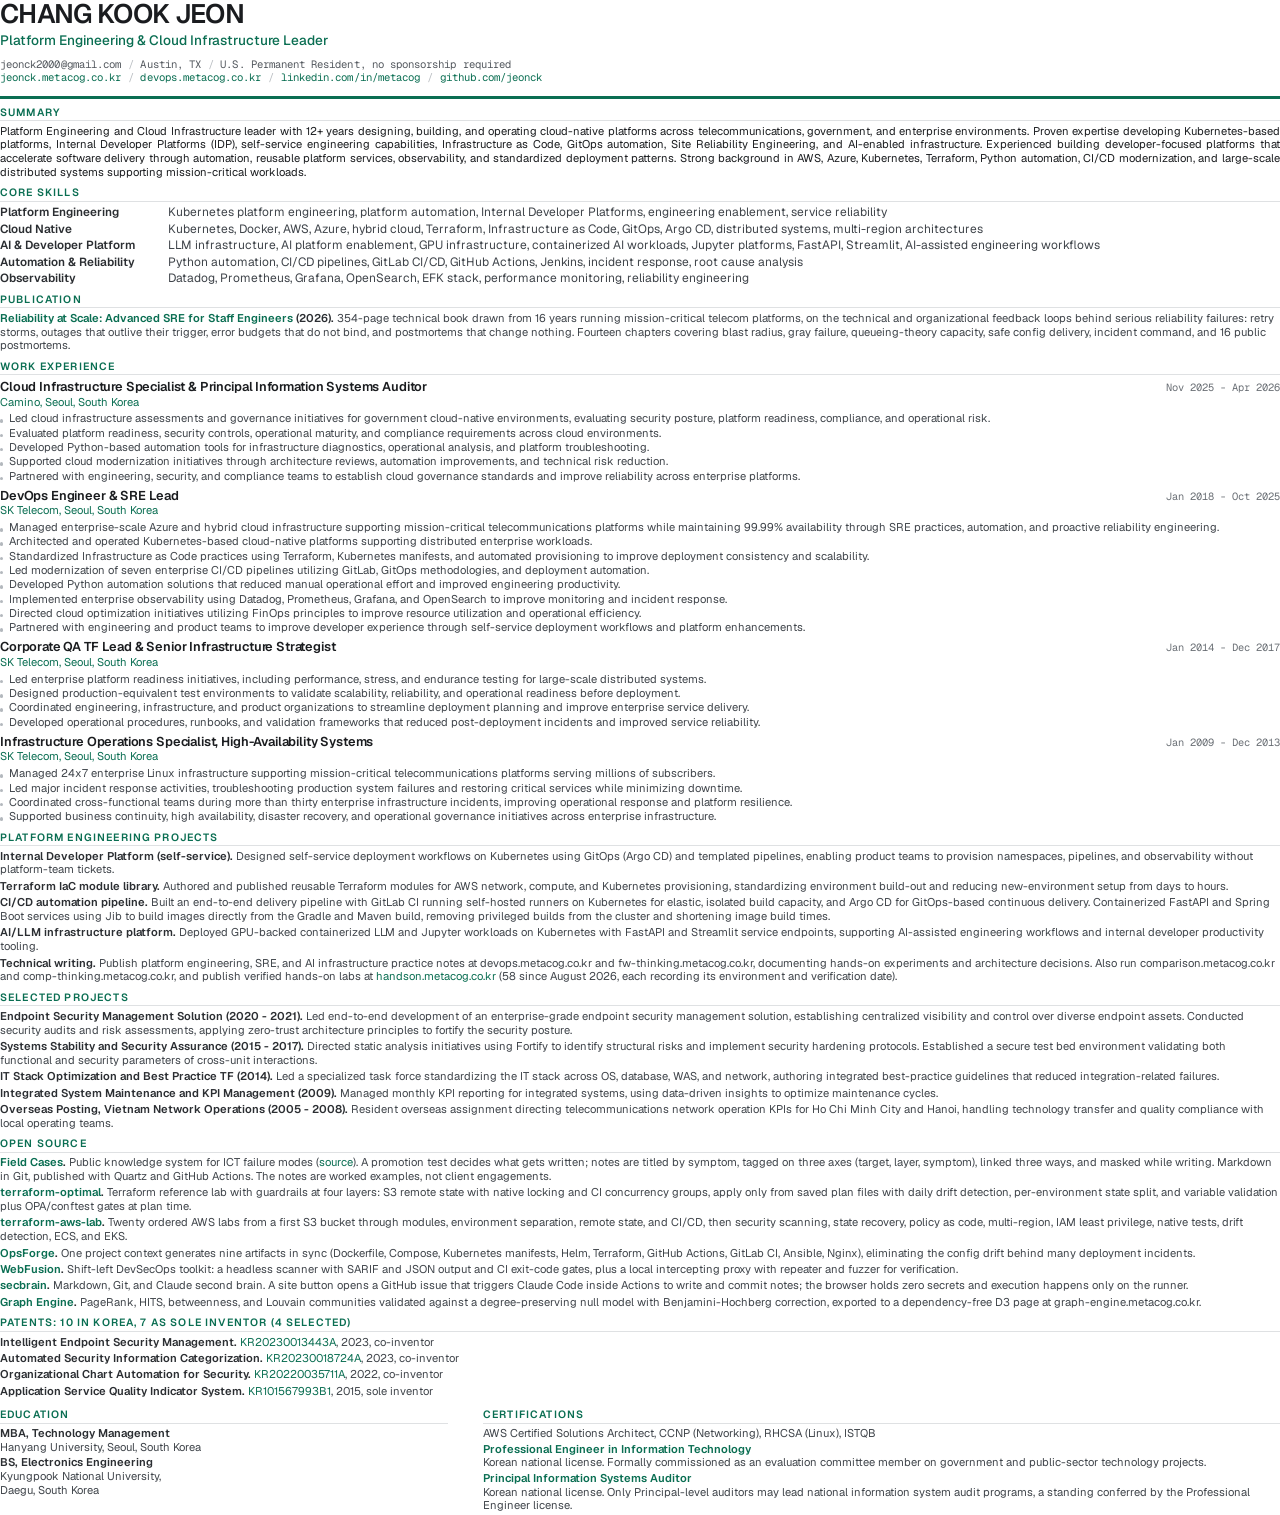
<file: resume-source.html>
<!doctype html>
<html lang="en">
<head>
<meta charset="utf-8">
<title>CK Jeon Resume</title>
<style>
@font-face{font-family:"Geist";src:url("fonts/Geist.woff2") format("woff2-variations");font-weight:100 900}
@font-face{font-family:"Geist Mono";src:url("fonts/GeistMono.woff2") format("woff2-variations");font-weight:100 900}

@page{ size:Letter; margin:9mm 11mm; }

*{box-sizing:border-box;margin:0;padding:0}
body{
  font-family:"Geist",-apple-system,sans-serif;
  font-size:8.4pt; line-height:1.22; color:#1a1c1f;
  -webkit-font-smoothing:antialiased;
}
a{color:#0a6e52; text-decoration:none}

/* header */
.name{font-size:20pt; font-weight:600; letter-spacing:-.025em; line-height:1.05}
.role{font-size:10.2pt; color:#0a6e52; font-weight:500; margin-top:3pt}
.contact{
  font-family:"Geist Mono",monospace; font-size:8pt; color:#54595f;
  margin-top:7pt; letter-spacing:.005em;
}
.contact span{white-space:nowrap}
.sep{color:#b9bdc1; padding:0 5pt}
.rule{height:2.2pt; background:#0a6e52; margin:9pt 0 0}

/* sections */
h2{
  font-size:7.9pt; font-weight:600; text-transform:uppercase; letter-spacing:.11em;
  color:#0a6e52; margin:5.2pt 0 2.6pt; padding-bottom:1.3pt;
  border-bottom:.6pt solid #dfe1e3;
}
p.summary{text-align:justify}

/* skills */
.skill-row{display:flex; gap:8pt; margin-bottom:1.4pt; break-inside:avoid}
.skill-key{width:118pt; flex:none; font-weight:600; font-size:8.8pt; color:#2b2e32}
.skill-val{flex:1; color:#3f444a; font-size:9pt}

/* jobs */
.job{margin-bottom:3.2pt; break-inside:avoid}
.job-head{display:flex; justify-content:space-between; align-items:baseline; gap:12pt}
.job-title{font-size:9.6pt; font-weight:600; letter-spacing:-.012em}
.job-when{
  font-family:"Geist Mono",monospace; font-size:7.8pt; color:#6a6f75;
  white-space:nowrap; flex:none;
}
.job-org{font-size:8.4pt; color:#0a6e52; margin:0.8pt 0 2.4pt}
ul{list-style:none; margin:0}
li{position:relative; padding-left:7pt; margin-bottom:0.5pt; color:#3f444a}
li::before{
  content:""; position:absolute; left:0; top:5.2pt;
  width:2.6pt; height:2.6pt; border-radius:50%; background:#b3b8bd;
}

/* projects */
.proj{margin-bottom:2.1pt; break-inside:avoid}
.proj-name{font-weight:600; color:#2b2e32}
.proj p{display:inline; color:#3f444a}

/* footer blocks */
.two{display:flex; gap:26pt}
.two > div{flex:1}
.two > div:first-child{flex:.72}
.two > div:last-child{flex:1.28}
.cred{margin-bottom:1.4pt; color:#3f444a}
.cred strong{color:#2b2e32; font-weight:600}
</style>
</head>
<body>

<div class="name">CHANG KOOK JEON</div>
<div class="role">Platform Engineering &amp; Cloud Infrastructure Leader</div>
<div class="contact">
  <span>jeonck2000@gmail.com</span><span class="sep">/</span><span>Austin, TX</span><span class="sep">/</span><span>U.S. Permanent Resident, no sponsorship required</span><br>
  <span><a href="https://jeonck.metacog.co.kr/">jeonck.metacog.co.kr</a></span><span class="sep">/</span><span><a href="https://devops.metacog.co.kr/">devops.metacog.co.kr</a></span><span class="sep">/</span><span><a href="https://www.linkedin.com/in/metacog/">linkedin.com/in/metacog</a></span><span class="sep">/</span><span><a href="https://github.com/jeonck">github.com/jeonck</a></span>
</div>
<div class="rule"></div>

<h2>Summary</h2>
<p class="summary">Platform Engineering and Cloud Infrastructure leader with 12+ years designing, building, and operating cloud-native platforms across telecommunications, government, and enterprise environments. Proven expertise developing Kubernetes-based platforms, Internal Developer Platforms (IDP), self-service engineering capabilities, Infrastructure as Code, GitOps automation, Site Reliability Engineering, and AI-enabled infrastructure. Experienced building developer-focused platforms that accelerate software delivery through automation, reusable platform services, observability, and standardized deployment patterns. Strong background in AWS, Azure, Kubernetes, Terraform, Python automation, CI/CD modernization, and large-scale distributed systems supporting mission-critical workloads.</p>

<h2>Core Skills</h2>
<div class="skill-row">
  <div class="skill-key">Platform Engineering</div>
  <div class="skill-val">Kubernetes platform engineering, platform automation, Internal Developer Platforms, engineering enablement, service reliability</div>
</div>
<div class="skill-row">
  <div class="skill-key">Cloud Native</div>
  <div class="skill-val">Kubernetes, Docker, AWS, Azure, hybrid cloud, Terraform, Infrastructure as Code, GitOps, Argo CD, distributed systems, multi-region architectures</div>
</div>
<div class="skill-row">
  <div class="skill-key">AI &amp; Developer Platform</div>
  <div class="skill-val">LLM infrastructure, AI platform enablement, GPU infrastructure, containerized AI workloads, Jupyter platforms, FastAPI, Streamlit, AI-assisted engineering workflows</div>
</div>
<div class="skill-row">
  <div class="skill-key">Automation &amp; Reliability</div>
  <div class="skill-val">Python automation, CI/CD pipelines, GitLab CI/CD, GitHub Actions, Jenkins, incident response, root cause analysis</div>
</div>
<div class="skill-row">
  <div class="skill-key">Observability</div>
  <div class="skill-val">Datadog, Prometheus, Grafana, OpenSearch, EFK stack, performance monitoring, reliability engineering</div>
</div>

<h2>Publication</h2>
<div class="proj"><span class="proj-name"><a href="https://www.amazon.com/dp/B0HLBNJM6T">Reliability at Scale: Advanced SRE for Staff Engineers</a> (2026).</span> <p>354-page technical book drawn from 16 years running mission-critical telecom platforms, on the technical and organizational feedback loops behind serious reliability failures: retry storms, outages that outlive their trigger, error budgets that do not bind, and postmortems that change nothing. Fourteen chapters covering blast radius, gray failure, queueing-theory capacity, safe config delivery, incident command, and 16 public postmortems.</p></div>

<h2>Work Experience</h2>

<div class="job">
  <div class="job-head">
    <div class="job-title">Cloud Infrastructure Specialist &amp; Principal Information Systems Auditor</div>
    <div class="job-when">Nov 2025 - Apr 2026</div>
  </div>
  <div class="job-org">Camino, Seoul, South Korea</div>
  <ul>
    <li>Led cloud infrastructure assessments and governance initiatives for government cloud-native environments, evaluating security posture, platform readiness, compliance, and operational risk.</li>
    <li>Evaluated platform readiness, security controls, operational maturity, and compliance requirements across cloud environments.</li>
    <li>Developed Python-based automation tools for infrastructure diagnostics, operational analysis, and platform troubleshooting.</li>
    <li>Supported cloud modernization initiatives through architecture reviews, automation improvements, and technical risk reduction.</li>
    <li>Partnered with engineering, security, and compliance teams to establish cloud governance standards and improve reliability across enterprise platforms.</li>
  </ul>
</div>

<div class="job">
  <div class="job-head">
    <div class="job-title">DevOps Engineer &amp; SRE Lead</div>
    <div class="job-when">Jan 2018 - Oct 2025</div>
  </div>
  <div class="job-org">SK Telecom, Seoul, South Korea</div>
  <ul>
    <li>Managed enterprise-scale Azure and hybrid cloud infrastructure supporting mission-critical telecommunications platforms while maintaining 99.99% availability through SRE practices, automation, and proactive reliability engineering.</li>
    <li>Architected and operated Kubernetes-based cloud-native platforms supporting distributed enterprise workloads.</li>
    <li>Standardized Infrastructure as Code practices using Terraform, Kubernetes manifests, and automated provisioning to improve deployment consistency and scalability.</li>
    <li>Led modernization of seven enterprise CI/CD pipelines utilizing GitLab, GitOps methodologies, and deployment automation.</li>
    <li>Developed Python automation solutions that reduced manual operational effort and improved engineering productivity.</li>
    <li>Implemented enterprise observability using Datadog, Prometheus, Grafana, and OpenSearch to improve monitoring and incident response.</li>
    <li>Directed cloud optimization initiatives utilizing FinOps principles to improve resource utilization and operational efficiency.</li>
    <li>Partnered with engineering and product teams to improve developer experience through self-service deployment workflows and platform enhancements.</li>
  </ul>
</div>

<div class="job">
  <div class="job-head">
    <div class="job-title">Corporate QA TF Lead &amp; Senior Infrastructure Strategist</div>
    <div class="job-when">Jan 2014 - Dec 2017</div>
  </div>
  <div class="job-org">SK Telecom, Seoul, South Korea</div>
  <ul>
    <li>Led enterprise platform readiness initiatives, including performance, stress, and endurance testing for large-scale distributed systems.</li>
    <li>Designed production-equivalent test environments to validate scalability, reliability, and operational readiness before deployment.</li>
    <li>Coordinated engineering, infrastructure, and product organizations to streamline deployment planning and improve enterprise service delivery.</li>
    <li>Developed operational procedures, runbooks, and validation frameworks that reduced post-deployment incidents and improved service reliability.</li>
  </ul>
</div>

<div class="job">
  <div class="job-head">
    <div class="job-title">Infrastructure Operations Specialist, High-Availability Systems</div>
    <div class="job-when">Jan 2009 - Dec 2013</div>
  </div>
  <div class="job-org">SK Telecom, Seoul, South Korea</div>
  <ul>
    <li>Managed 24x7 enterprise Linux infrastructure supporting mission-critical telecommunications platforms serving millions of subscribers.</li>
    <li>Led major incident response activities, troubleshooting production system failures and restoring critical services while minimizing downtime.</li>
    <li>Coordinated cross-functional teams during more than thirty enterprise infrastructure incidents, improving operational response and platform resilience.</li>
    <li>Supported business continuity, high availability, disaster recovery, and operational governance initiatives across enterprise infrastructure.</li>
  </ul>
</div>

<h2>Platform Engineering Projects</h2>
<div class="proj"><span class="proj-name">Internal Developer Platform (self-service).</span> <p>Designed self-service deployment workflows on Kubernetes using GitOps (Argo CD) and templated pipelines, enabling product teams to provision namespaces, pipelines, and observability without platform-team tickets.</p></div>
<div class="proj"><span class="proj-name">Terraform IaC module library.</span> <p>Authored and published reusable Terraform modules for AWS network, compute, and Kubernetes provisioning, standardizing environment build-out and reducing new-environment setup from days to hours.</p></div>
<div class="proj"><span class="proj-name">CI/CD automation pipeline.</span> <p>Built an end-to-end delivery pipeline with GitLab CI running self-hosted runners on Kubernetes for elastic, isolated build capacity, and Argo CD for GitOps-based continuous delivery. Containerized FastAPI and Spring Boot services using Jib to build images directly from the Gradle and Maven build, removing privileged builds from the cluster and shortening image build times.</p></div>
<div class="proj"><span class="proj-name">AI/LLM infrastructure platform.</span> <p>Deployed GPU-backed containerized LLM and Jupyter workloads on Kubernetes with FastAPI and Streamlit service endpoints, supporting AI-assisted engineering workflows and internal developer productivity tooling.</p></div>
<div class="proj"><span class="proj-name">Technical writing.</span> <p>Publish platform engineering, SRE, and AI infrastructure practice notes at devops.metacog.co.kr and fw-thinking.metacog.co.kr, documenting hands-on experiments and architecture decisions. Also run comparison.metacog.co.kr and comp-thinking.metacog.co.kr, and publish verified hands-on labs at <a href="https://handson.metacog.co.kr/">handson.metacog.co.kr</a> (58 since August 2026, each recording its environment and verification date).</p></div>

<h2>Selected Projects</h2>
<div class="proj"><span class="proj-name">Endpoint Security Management Solution (2020 - 2021).</span> <p>Led end-to-end development of an enterprise-grade endpoint security management solution, establishing centralized visibility and control over diverse endpoint assets. Conducted security audits and risk assessments, applying zero-trust architecture principles to fortify the security posture.</p></div>
<div class="proj"><span class="proj-name">Systems Stability and Security Assurance (2015 - 2017).</span> <p>Directed static analysis initiatives using Fortify to identify structural risks and implement security hardening protocols. Established a secure test bed environment validating both functional and security parameters of cross-unit interactions.</p></div>
<div class="proj"><span class="proj-name">IT Stack Optimization and Best Practice TF (2014).</span> <p>Led a specialized task force standardizing the IT stack across OS, database, WAS, and network, authoring integrated best-practice guidelines that reduced integration-related failures.</p></div>
<div class="proj"><span class="proj-name">Integrated System Maintenance and KPI Management (2009).</span> <p>Managed monthly KPI reporting for integrated systems, using data-driven insights to optimize maintenance cycles.</p></div>
<div class="proj"><span class="proj-name">Overseas Posting, Vietnam Network Operations (2005 - 2008).</span> <p>Resident overseas assignment directing telecommunications network operation KPIs for Ho Chi Minh City and Hanoi, handling technology transfer and quality compliance with local operating teams.</p></div>

<h2>Open Source</h2>
<div class="proj"><span class="proj-name"><a href="https://fieldcases.metacog.co.kr/">Field Cases</a>.</span> <p>Public knowledge system for ICT failure modes (<a href="https://github.com/jeonck/field-cases">source</a>). A promotion test decides what gets written; notes are titled by symptom, tagged on three axes (target, layer, symptom), linked three ways, and masked while writing. Markdown in Git, published with Quartz and GitHub Actions. The notes are worked examples, not client engagements.</p></div>
<div class="proj"><span class="proj-name"><a href="https://github.com/jeonck/terraform-optimal">terraform-optimal</a>.</span> <p>Terraform reference lab with guardrails at four layers: S3 remote state with native locking and CI concurrency groups, apply only from saved plan files with daily drift detection, per-environment state split, and variable validation plus OPA/conftest gates at plan time.</p></div>
<div class="proj"><span class="proj-name"><a href="https://github.com/jeonck/terraform-aws-lab">terraform-aws-lab</a>.</span> <p>Twenty ordered AWS labs from a first S3 bucket through modules, environment separation, remote state, and CI/CD, then security scanning, state recovery, policy as code, multi-region, IAM least privilege, native tests, drift detection, ECS, and EKS.</p></div>
<div class="proj"><span class="proj-name"><a href="https://github.com/jeonck/devops-tools">OpsForge</a>.</span> <p>One project context generates nine artifacts in sync (Dockerfile, Compose, Kubernetes manifests, Helm, Terraform, GitHub Actions, GitLab CI, Ansible, Nginx), eliminating the config drift behind many deployment incidents.</p></div>
<div class="proj"><span class="proj-name"><a href="https://github.com/jeonck/webfusion">WebFusion</a>.</span> <p>Shift-left DevSecOps toolkit: a headless scanner with SARIF and JSON output and CI exit-code gates, plus a local intercepting proxy with repeater and fuzzer for verification.</p></div>
<div class="proj"><span class="proj-name"><a href="https://github.com/jeonck/secbrain">secbrain</a>.</span> <p>Markdown, Git, and Claude second brain. A site button opens a GitHub issue that triggers Claude Code inside Actions to write and commit notes; the browser holds zero secrets and execution happens only on the runner.</p></div>
<div class="proj"><span class="proj-name"><a href="https://github.com/jeonck/interactive-knowledge-graph-engine">Graph Engine</a>.</span> <p>PageRank, HITS, betweenness, and Louvain communities validated against a degree-preserving null model with Benjamini-Hochberg correction, exported to a dependency-free D3 page at graph-engine.metacog.co.kr.</p></div>

<h2>Patents: 10 in Korea, 7 as sole inventor (4 selected)</h2>
<div class="proj"><span class="proj-name">Intelligent Endpoint Security Management.</span> <p><a href="https://patents.google.com/patent/KR20230013443A/en" target="_blank" rel="noopener">KR20230013443A</a>, 2023, co-inventor</p></div>
<div class="proj"><span class="proj-name">Automated Security Information Categorization.</span> <p><a href="https://patents.google.com/patent/KR20230018724A/en" target="_blank" rel="noopener">KR20230018724A</a>, 2023, co-inventor</p></div>
<div class="proj"><span class="proj-name">Organizational Chart Automation for Security.</span> <p><a href="https://patents.google.com/patent/KR20220035711A" target="_blank" rel="noopener">KR20220035711A</a>, 2022, co-inventor</p></div>
<div class="proj"><span class="proj-name">Application Service Quality Indicator System.</span> <p><a href="https://patents.google.com/patent/KR101567993B1/en" target="_blank" rel="noopener">KR101567993B1</a>, 2015, sole inventor</p></div>

<div class="two">
  <div>
    <h2>Education</h2>
    <div class="cred"><strong>MBA, Technology Management</strong><br>Hanyang University, Seoul, South Korea</div>
    <div class="cred"><strong>BS, Electronics Engineering</strong><br>Kyungpook National University,<br>Daegu, South Korea</div>
  </div>
  <div>
    <h2>Certifications</h2>
    <div class="cred">AWS Certified Solutions Architect, CCNP (Networking), RHCSA (Linux), ISTQB</div>
    <div class="cred"><strong><a href="https://encykorea.aks.ac.kr/Article/E0008307">Professional Engineer in Information Technology</a></strong><br>Korean national license. Formally commissioned as an evaluation committee member on government and public-sector technology projects.</div>
    <div class="cred"><strong><a href="https://auditor.nia.or.kr/front/main/main.do">Principal Information Systems Auditor</a></strong><br>Korean national license. Only Principal-level auditors may lead national information system audit programs, a standing conferred by the Professional Engineer license.</div>
  </div>
</div>

</body>
</html>
</file>
<file: styles.css>
/* ------------------------------------------------------------------
   CK Jeon, personal site
   Radius rule: surfaces, images and buttons = 12px; inline chips = 6px.
   One accent colour, applied identically in light and dark.
------------------------------------------------------------------- */

@font-face{
  font-family:"Geist";
  src:url("/fonts/Geist.woff2") format("woff2-variations");
  font-weight:100 900; font-display:swap; font-style:normal;
}
@font-face{
  font-family:"Geist Mono";
  src:url("/fonts/GeistMono.woff2") format("woff2-variations");
  font-weight:100 900; font-display:swap; font-style:normal;
}

:root{
  --bg:#fbfbfa;
  --surface:#ffffff;
  --text:#16181b;
  --muted:#5c6268;
  --line:#e3e3e0;
  --line-soft:#eeeeec;
  --accent:#0a6e52;
  --accent-ink:#ffffff;
  --accent-soft:rgba(10,110,82,.08);
  --shadow:0 1px 2px rgba(22,24,27,.04), 0 12px 32px -16px rgba(22,24,27,.18);

  --r:12px;
  --r-chip:6px;
  --wrap:1180px;
  --ease:cubic-bezier(.16,1,.3,1);
}

@media (prefers-color-scheme:dark){
  :root{
    --bg:#0b0d0e;
    --surface:#131618;
    --text:#e8eaec;
    --muted:#98a0a7;
    --line:#23282c;
    --line-soft:#1b1f22;
    --accent:#3ddc9a;
    --accent-ink:#04211a;
    --accent-soft:rgba(61,220,154,.10);
    --shadow:0 1px 2px rgba(0,0,0,.4), 0 16px 40px -20px rgba(0,0,0,.7);
  }
}

*,*::before,*::after{box-sizing:border-box}
html{-webkit-text-size-adjust:100%; scroll-behavior:smooth}
@media (prefers-reduced-motion:reduce){html{scroll-behavior:auto}}

body{
  margin:0;
  background:var(--bg);
  color:var(--text);
  font-family:"Geist",-apple-system,BlinkMacSystemFont,"Segoe UI",system-ui,sans-serif;
  font-size:16px;
  line-height:1.6;
  -webkit-font-smoothing:antialiased;
  text-rendering:optimizeLegibility;
}

img{max-width:100%; height:auto; display:block}
a{color:inherit}

.wrap{width:100%; max-width:var(--wrap); margin-inline:auto; padding-inline:24px}

.skip{
  position:absolute; left:-9999px; top:0; z-index:100;
  background:var(--accent); color:var(--accent-ink);
  padding:10px 16px; border-radius:var(--r); font-weight:600;
}
.skip:focus{left:12px; top:12px}

:where(a,button,.tile):focus-visible{
  outline:2px solid var(--accent); outline-offset:3px; border-radius:var(--r);
}

/* ---------- nav ---------- */
.nav{
  position:sticky; top:0; z-index:50;
  background:color-mix(in srgb, var(--bg) 88%, transparent);
  backdrop-filter:saturate(150%) blur(12px);
  -webkit-backdrop-filter:saturate(150%) blur(12px);
  border-bottom:1px solid var(--line-soft);
}
.nav-in{
  height:68px; display:flex; align-items:center; justify-content:space-between; gap:24px;
}
.brand{display:inline-flex; align-items:center; gap:10px; text-decoration:none; font-weight:600; letter-spacing:-.01em}
.brand-mark{
  display:grid; place-items:center; width:28px; height:28px;
  border-radius:var(--r-chip); background:var(--accent); color:var(--accent-ink);
  font-family:"Geist Mono",ui-monospace,monospace; font-size:11px; font-weight:600; letter-spacing:.02em;
}
.nav-links{display:flex; align-items:center; gap:26px; font-size:14.5px; white-space:nowrap}
.nav-links a{text-decoration:none; color:var(--muted); transition:color .2s var(--ease)}
.nav-links a:hover{color:var(--text)}
.nav-cta{
  color:var(--text) !important; font-weight:500;
  border:1px solid var(--line); border-radius:var(--r);
  padding:7px 14px; transition:border-color .2s var(--ease), background .2s var(--ease);
}
.nav-cta:hover{border-color:var(--accent); background:var(--accent-soft)}
.nav-resume{color:var(--text) !important; font-weight:500}
.nav-resume:hover{color:var(--accent) !important}
/* Ten items need less air between 961 and 1180px, or the last one reaches the viewport edge. */
@media (max-width:1180px){
  .nav-links{gap:17px; font-size:14px}
  .nav-cta{padding:6px 12px}
}
/* Section anchors collapse on small screens, but Resume and contact are the two
   actions a recruiter came for, so both survive down to the narrowest viewport. */
@media (max-width:960px){
  .nav-links a:not(.nav-cta):not(.nav-resume){display:none}
  .nav-links{gap:20px}
}
@media (max-width:420px){
  .brand-name{display:none}
  .nav-links{gap:14px}
}

/* ---------- hero ---------- */
.hero{padding:clamp(48px,7vw,88px) 0 clamp(40px,5vw,64px)}
.hero-in{
  display:grid; gap:clamp(32px,5vw,64px);
  grid-template-columns:1fr; align-items:center;
}
@media (min-width:960px){
  .hero-in{grid-template-columns:1.18fr 1fr}
}

.eyebrow{
  margin:0 0 20px;
  font-family:"Geist Mono",ui-monospace,monospace;
  font-size:11.5px; letter-spacing:.09em; text-transform:uppercase;
  color:var(--muted);
}
h1{
  margin:0;
  font-size:clamp(2rem,3.4vw,2.7rem);
  line-height:1.1;
  letter-spacing:-.03em;
  font-weight:600;
  text-wrap:balance;
}
.lede{
  margin:22px 0 0; max-width:46ch;
  font-size:clamp(1.02rem,1.5vw,1.15rem);
  color:var(--muted);
}
.cta-row{display:flex; flex-wrap:wrap; gap:12px; margin-top:32px}

.btn{
  display:inline-flex; align-items:center; justify-content:center;
  white-space:nowrap;
  padding:12px 22px; border-radius:var(--r);
  font-size:15px; font-weight:500; text-decoration:none;
  border:1px solid transparent;
  transition:transform .18s var(--ease), background .2s var(--ease), border-color .2s var(--ease);
}
.btn:active{transform:translateY(1px)}
.btn-primary{background:var(--accent); color:var(--accent-ink)}
.btn-primary:hover{background:color-mix(in srgb, var(--accent) 88%, var(--text))}
.btn-ghost{border-color:var(--line); color:var(--text)}
.btn-ghost:hover{border-color:var(--accent); background:var(--accent-soft)}

.shot{
  display:block; border-radius:var(--r); overflow:hidden;
  border:1px solid var(--line); background:var(--surface);
  box-shadow:var(--shadow);
  transition:transform .35s var(--ease), border-color .3s var(--ease);
}
.shot:hover{transform:translateY(-3px); border-color:color-mix(in srgb, var(--accent) 45%, var(--line))}
.shot img{width:100%}

/* ---------- metrics ---------- */
.metrics{border-block:1px solid var(--line-soft); background:var(--surface)}
.metrics-in{
  display:grid; grid-template-columns:1fr; gap:0;
}
@media (min-width:700px){ .metrics-in{grid-template-columns:repeat(2,1fr)} }
@media (min-width:1000px){ .metrics-in{grid-template-columns:repeat(4,1fr)} }
.metric{padding:28px 0}
@media (min-width:700px){
  .metric{padding:30px 28px}
  .metric:not(:first-child){border-left:1px solid var(--line-soft)}
  .metric:first-child{padding-left:0}
}
@media (min-width:700px) and (max-width:999px){
  .metric:nth-child(3){border-left:0; padding-left:0}
  .metric:nth-child(-n+2){border-bottom:1px solid var(--line-soft)}
}
.metric .num{
  display:block;
  font-family:"Geist Mono",ui-monospace,monospace;
  font-size:clamp(1.9rem,3.2vw,2.35rem);
  font-weight:500; letter-spacing:-.03em; line-height:1.1;
  color:var(--accent);
}
.metric .lab{display:block; margin-top:10px; font-size:14px; color:var(--muted); max-width:30ch}

/* ---------- generic section ---------- */
.section{padding:clamp(64px,8vw,108px) 0}
.section-alt{background:var(--surface); border-block:1px solid var(--line-soft)}
.section:not(.section-alt) + .section:not(.section-alt){border-top:1px solid var(--line-soft)}
.h2{
  margin:0;
  font-size:clamp(1.55rem,3vw,2.05rem);
  line-height:1.15; letter-spacing:-.024em; font-weight:600;
}
.section-lede{margin:14px 0 0; max-width:62ch; color:var(--muted)}

/* ---------- book ---------- */
.book-in{display:grid; gap:clamp(28px,4vw,56px); grid-template-columns:1fr; align-items:start}
@media (min-width:860px){ .book-in{grid-template-columns:260px 1fr} }
.book-cover .shot{max-width:260px}
.book-sub{margin:8px 0 0; font-size:1.05rem; color:var(--accent); font-weight:500}
.book-body .section-lede{margin-top:18px}
.book-body .grid-2{margin-top:4px}
.book-line{
  margin:30px 0 0; padding-left:16px; border-left:2px solid var(--accent);
  font-size:1.02rem; color:var(--text);
}
.book-scope{margin:22px 0 0; max-width:70ch; color:var(--muted); font-size:15.2px}
.book-body .cta-row{margin-top:28px}

/* ---------- knowledge system ---------- */
.kb-intro{display:grid; gap:clamp(28px,4vw,56px); grid-template-columns:1fr; align-items:center}
@media (min-width:960px){ .kb-intro{grid-template-columns:1fr 1.1fr} }
.kb-copy .section-lede{margin-top:18px}
.kb-copy .chips{margin-top:20px}
.rules{display:grid; grid-template-columns:1fr; gap:0 44px; margin-top:6px}
@media (min-width:700px){ .rules{grid-template-columns:repeat(2,1fr)} }
@media (min-width:1000px){ .rules{grid-template-columns:repeat(3,1fr)} }
.rule{padding:26px 0 0; margin-top:26px; border-top:1px solid var(--line)}
.rule h4{margin:0 0 9px; font-size:1.02rem; font-weight:600; letter-spacing:-.014em; line-height:1.3}
.rule p{margin:0; color:var(--muted); font-size:14.8px}
.rule .entry-when{margin:0 0 10px; color:var(--accent)}
.kb-examples{list-style:none; margin:6px 0 0; padding:0}
.kb-examples li{display:grid; gap:6px; padding:20px 0; border-top:1px solid var(--line-soft)}
.kb-examples li:first-child{border-top:1px solid var(--line)}
@media (min-width:860px){ .kb-examples li{grid-template-columns:1.15fr 1fr; gap:40px; align-items:baseline} }
.kb-examples a{font-weight:500; letter-spacing:-.012em; text-underline-offset:3px; text-decoration-color:var(--line)}
.kb-examples a:hover{text-decoration-color:var(--accent)}
.kb-examples span{color:var(--muted); font-size:14.8px}
.kb-note{margin:30px 0 0; max-width:72ch; color:var(--muted); font-size:14.8px; padding-left:16px; border-left:2px solid var(--line)}

/* ---------- hands-on labs ---------- */
.labs{list-style:none; margin:34px 0 0; padding:0}
.lab{display:grid; gap:16px 40px; grid-template-columns:1fr; padding:30px 0; border-top:1px solid var(--line-soft)}
.lab:first-child{border-top:1px solid var(--line)}
@media (min-width:920px){ .lab{grid-template-columns:172px 1.4fr 1fr; align-items:start} }
.lab-num span{
  display:block; font-family:"Geist Mono",ui-monospace,monospace;
  font-size:clamp(1.8rem,3vw,2.2rem); font-weight:500; letter-spacing:-.03em; line-height:1.1; color:var(--accent);
}
.lab-num small{display:block; margin-top:9px; max-width:22ch; font-size:13px; line-height:1.45; color:var(--muted)}
.lab-main h3{margin:0 0 10px; font-size:1.1rem; letter-spacing:-.016em; font-weight:600}
.lab-main h3 a{text-decoration:none}
.lab-main h3 a:hover{color:var(--accent)}
.lab-main p{margin:0; color:var(--muted); font-size:15.2px}
.lab code{font-family:"Geist Mono",ui-monospace,monospace; font-size:.88em; color:var(--text)}
.lab-k{display:block; margin-bottom:8px; font-family:"Geist Mono",ui-monospace,monospace; font-size:12px; color:var(--muted)}
.lab-limit p{margin:0; padding-left:14px; border-left:2px solid var(--line); color:var(--muted); font-size:14.2px}
.lab-limit b{color:var(--text); font-weight:500}
.lab-limit a{text-underline-offset:3px; text-decoration-color:var(--line)}
.lab-limit a:hover{text-decoration-color:var(--accent)}

/* ---------- selected work ---------- */
.feature{
  margin-top:44px; padding-top:32px; border-top:1px solid var(--line);
}
.feature-head{display:flex; flex-wrap:wrap; align-items:baseline; gap:16px 20px}
.feature h3{
  margin:0; font-size:clamp(1.3rem,2.4vw,1.7rem);
  letter-spacing:-.022em; font-weight:600;
}
.feature-body{margin:16px 0 0; max-width:70ch; color:var(--muted); font-size:16.5px}

.grid-2{
  display:grid; grid-template-columns:1fr; gap:0; margin-top:8px;
}
@media (min-width:820px){ .grid-2{grid-template-columns:1fr 1fr; column-gap:56px} }
.entry{padding:32px 0 0; margin-top:32px; border-top:1px solid var(--line-soft)}
.entry h3{margin:0 0 12px; font-size:1.12rem; letter-spacing:-.016em; font-weight:600}
.entry h3 a{text-decoration:none}
.entry h3 a:hover{color:var(--accent)}
.entry p{margin:0; color:var(--muted); font-size:15.2px}

.chips{list-style:none; display:flex; flex-wrap:wrap; gap:6px; margin:14px 0 0; padding:0}
.chips li{
  font-family:"Geist Mono",ui-monospace,monospace;
  font-size:11.5px; letter-spacing:.01em;
  padding:4px 9px; border-radius:var(--r-chip);
  border:1px solid var(--line); color:var(--muted);
}

/* ---------- bento platforms ---------- */
.bento{
  display:grid; grid-template-columns:1fr; gap:18px; margin-top:44px;
}
/* Two featured tiles on top, four supporting tiles below. Every row holds
   equal-span tiles, so images share a height and no tile stretches to fill. */
@media (min-width:620px) and (max-width:899px){
  .bento{grid-template-columns:repeat(2,1fr)}
}
@media (min-width:900px){
  .bento{grid-template-columns:repeat(6,1fr); gap:20px}
  .tile{grid-column:span 2}
  .tile-wide{grid-column:span 3}
}
.tile{
  display:flex; flex-direction:column;
  border:1px solid var(--line); border-radius:var(--r);
  background:var(--bg); overflow:hidden; text-decoration:none;
  transition:transform .3s var(--ease), border-color .3s var(--ease), box-shadow .3s var(--ease);
}
.tile:hover{transform:translateY(-3px); border-color:color-mix(in srgb, var(--accent) 45%, var(--line)); box-shadow:var(--shadow)}
.tile-shot{display:block; overflow:hidden; border-bottom:1px solid var(--line-soft); background:var(--surface)}
.tile-shot img{width:100%; transition:transform .5s var(--ease)}
.tile:hover .tile-shot img{transform:scale(1.02)}
.tile-meta{display:block; padding:18px 20px 20px}
.tile-name{display:block; font-weight:600; letter-spacing:-.014em; font-size:1.02rem}
.tile-wide .tile-name{font-size:1.15rem}
.tile-desc{display:block; margin-top:7px; color:var(--muted); font-size:14.2px; line-height:1.55}
.tile-url{
  display:block; margin-top:12px;
  font-family:"Geist Mono",ui-monospace,monospace;
  font-size:11.5px; color:var(--accent);
}
.also{margin:26px 0 0; font-size:14.5px; color:var(--muted)}
.also a{color:var(--text); text-underline-offset:3px; text-decoration-color:var(--line)}
.also a:hover{text-decoration-color:var(--accent)}

/* ---------- timeline ---------- */
.timeline{list-style:none; margin:44px 0 0; padding:0}
.role{
  display:grid; grid-template-columns:1fr; gap:8px 40px;
  padding:30px 0; border-top:1px solid var(--line-soft);
}
.role:first-child{border-top:1px solid var(--line)}
@media (min-width:780px){ .role{grid-template-columns:120px 1fr} }
.role-when{
  display:flex; gap:6px; align-items:baseline;
  font-family:"Geist Mono",ui-monospace,monospace; font-size:13px; color:var(--muted);
}
@media (min-width:780px){ .role-when{flex-direction:column; gap:0} }
.yr{color:var(--text); font-weight:500}
.yr-to::before{content:"to "; color:var(--muted)}
@media (max-width:779px){ .yr-to::before{content:"to "} }
.role-what h3{margin:0; font-size:1.1rem; letter-spacing:-.016em; font-weight:600; line-height:1.35}
.role-org{margin:5px 0 12px; font-size:14px; color:var(--accent)}
.role-what p:last-child{margin:0; color:var(--muted); font-size:15.2px; max-width:68ch}
.sub-h{margin:52px 0 0; font-size:1.05rem; font-weight:600; letter-spacing:-.014em}
.entry-when{
  display:block; margin:-6px 0 10px;
  font-family:"Geist Mono",ui-monospace,monospace; font-size:12px; color:var(--muted);
}

/* ---------- stack ---------- */
.logos{
  list-style:none; margin:40px 0 0; padding:0;
  display:flex; flex-wrap:wrap; align-items:center; gap:14px 30px;
  padding-bottom:38px; border-bottom:1px solid var(--line-soft);
}
.lg{
  display:block; width:26px; height:26px;
  background:var(--muted);
  -webkit-mask:var(--i) center/contain no-repeat;
  mask:var(--i) center/contain no-repeat;
  transition:background .25s var(--ease);
}
.logos li:hover .lg{background:var(--text)}

.clusters{display:grid; grid-template-columns:1fr; gap:34px; margin-top:38px}
@media (min-width:860px){ .clusters{grid-template-columns:repeat(3,1fr); gap:44px} }
.cluster h3{margin:0 0 14px; font-size:.95rem; font-weight:600; letter-spacing:-.01em}

/* ---------- credentials ---------- */
.creds{display:grid; grid-template-columns:1fr; gap:44px}
@media (min-width:780px){ .creds{grid-template-columns:1fr 1fr; gap:64px} }
@media (min-width:1000px){ .creds{grid-template-columns:repeat(3,1fr); gap:48px} }
.plain{list-style:none; margin:22px 0 0; padding:0}
.plain li{padding:13px 0; border-top:1px solid var(--line-soft); color:var(--muted); font-size:15.2px; word-break:keep-all}
.plain li strong{color:var(--text); font-weight:500}
.pat-count{margin:18px 0 0; color:var(--muted); font-size:15.2px}
.pat-count strong{color:var(--text); font-weight:500}
.plain a{color:inherit; text-decoration:underline; text-decoration-color:var(--line); text-underline-offset:3px}
.plain a:hover{text-decoration-color:var(--accent)}

/* ---------- footer ---------- */
.foot{background:var(--surface); border-top:1px solid var(--line); padding:clamp(56px,7vw,88px) 0 0}
.foot-in{
  display:grid; grid-template-columns:1fr; gap:36px; align-items:start;
  padding-bottom:52px;
}
@media (min-width:820px){ .foot-in{grid-template-columns:1.6fr 1fr} }
.foot-lead p{margin:14px 0 26px; max-width:52ch; color:var(--muted)}
.foot-lead .cta-row{margin-top:0}
.foot-links{display:flex; flex-direction:column; gap:12px; font-size:15px}
@media (min-width:820px){ .foot-links{align-items:flex-end} }
.foot-links a{text-decoration:none; color:var(--muted); transition:color .2s var(--ease)}
.foot-links a:hover{color:var(--accent)}
.foot-base{
  padding-block:22px; border-top:1px solid var(--line-soft);
  font-size:13px; color:var(--muted);
}

/* ---------- reveal ----------
   Purpose: sequence entries so the eye lands on one item at a time instead of
   a wall of text. Driven entirely by the CSS view timeline, so there is no JS
   dependency: browsers without support simply render the content visible.     */
@keyframes rise{
  from{opacity:0; transform:translateY(14px)}
  to{opacity:1; transform:none}
}
@media (prefers-reduced-motion:no-preference){
  @supports (animation-timeline:view()){
    .reveal{
      animation:rise linear both;
      animation-timeline:view();
      animation-range:entry 0% entry 40%;
    }
  }
}
</file>
